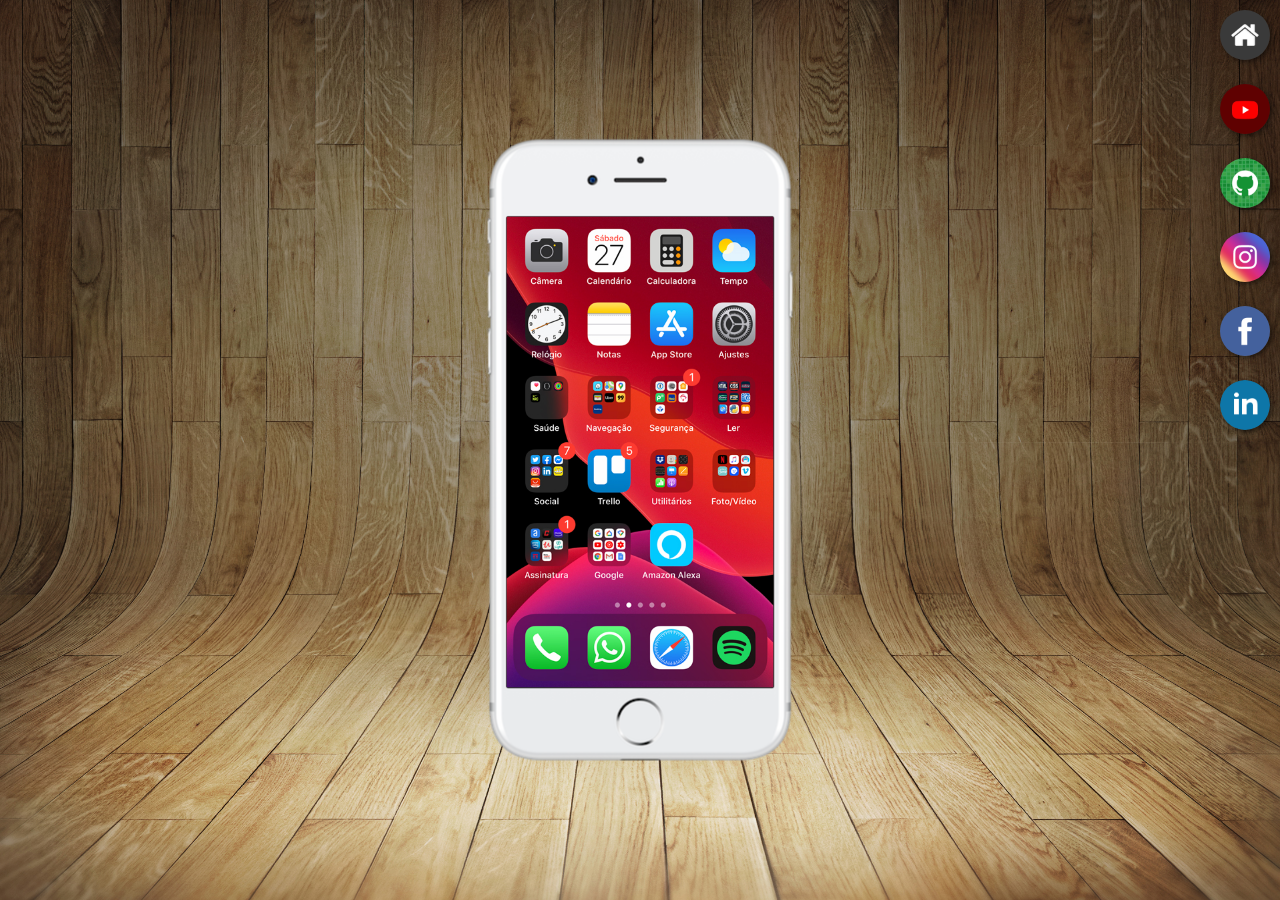
<file: index.html>
<!DOCTYPE html>
<html lang="pt-br">
<head>
    <meta charset="UTF-8">
    <meta name="viewport" content="width=device-width, initial-scale=1.0">
    <title>Projeto Redes Socias</title>
    <link rel="shortcut icon" href="favicon.ico" type="image/x-icon">
    <link rel="stylesheet" href="estilos/style.css">
</head>
<body>
    <main>
        <section id="telefone">
            <iframe src="homee.html" name="tela" id="tela" frameborder="0">
                Seu navegador não é compatível!
            </iframe>
        </section>
        <section id="redes-sociais">
            <a href="homee.html" target="tela">
                <img src="imagens/logo-home.jpg" alt="Logo Inicial">
            </a>
            <br>
            <a href="youtube.html" target="tela">
                <img src="imagens/logo-youtube.jpg" alt="Logo do Youtube">
            </a>
            <br>
            <a href="github.html" target="tela">
                <img src="imagens/logo-github.jpg" alt="Logo do Github">
            </a>
            <br>
            <a href="instagram.html" target="tela">
                <img src="imagens/logo-instagram.jpg" alt="Logo do Instagram">
            </a>
            <br>
            <a href="facebook.html" target="tela">
                <img src="imagens/logo-facebook.jpg" alt="Logo do Facebook">
            </a>
            <br>
            <a href="linkedin.html" target="tela">
                <img src="imagens/logo-linkedin.png" alt="Logo do Linkedin">
            </a>
        </section>
    </main>
</body>
</html>
</file>
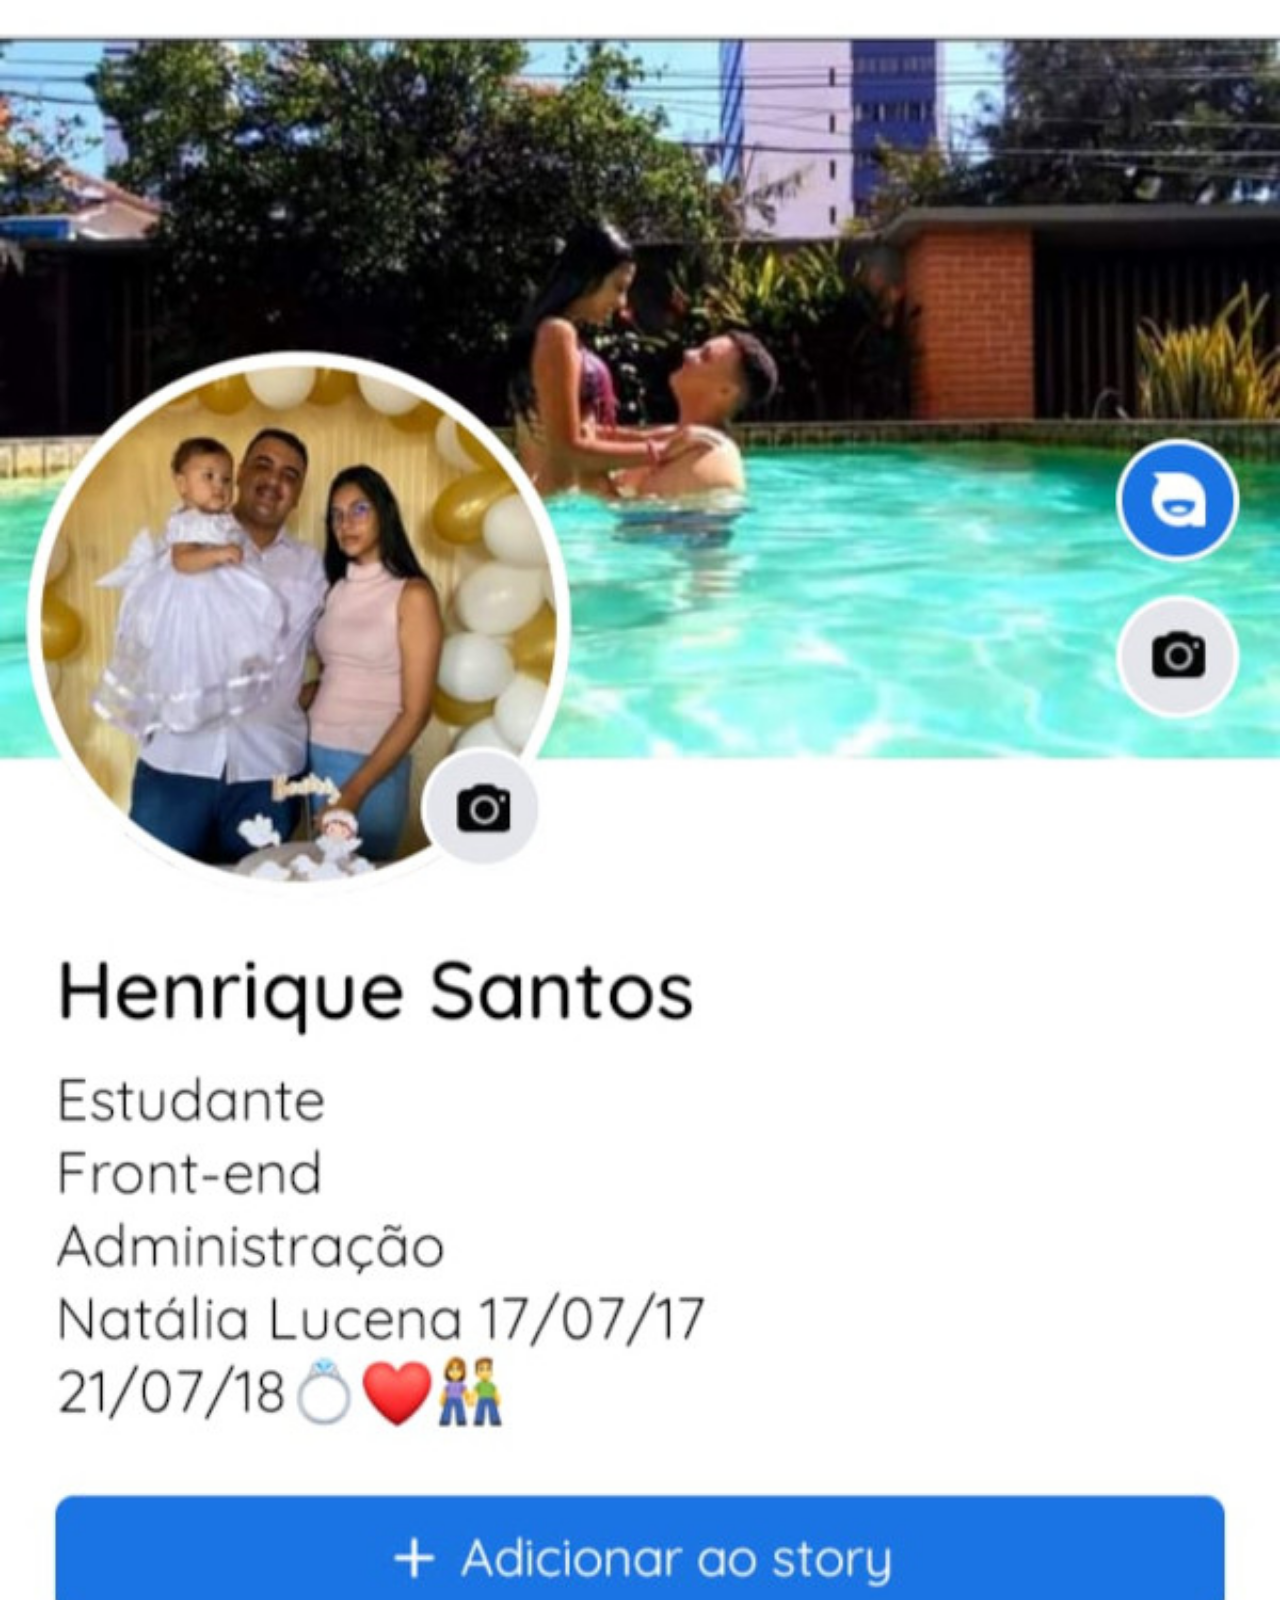
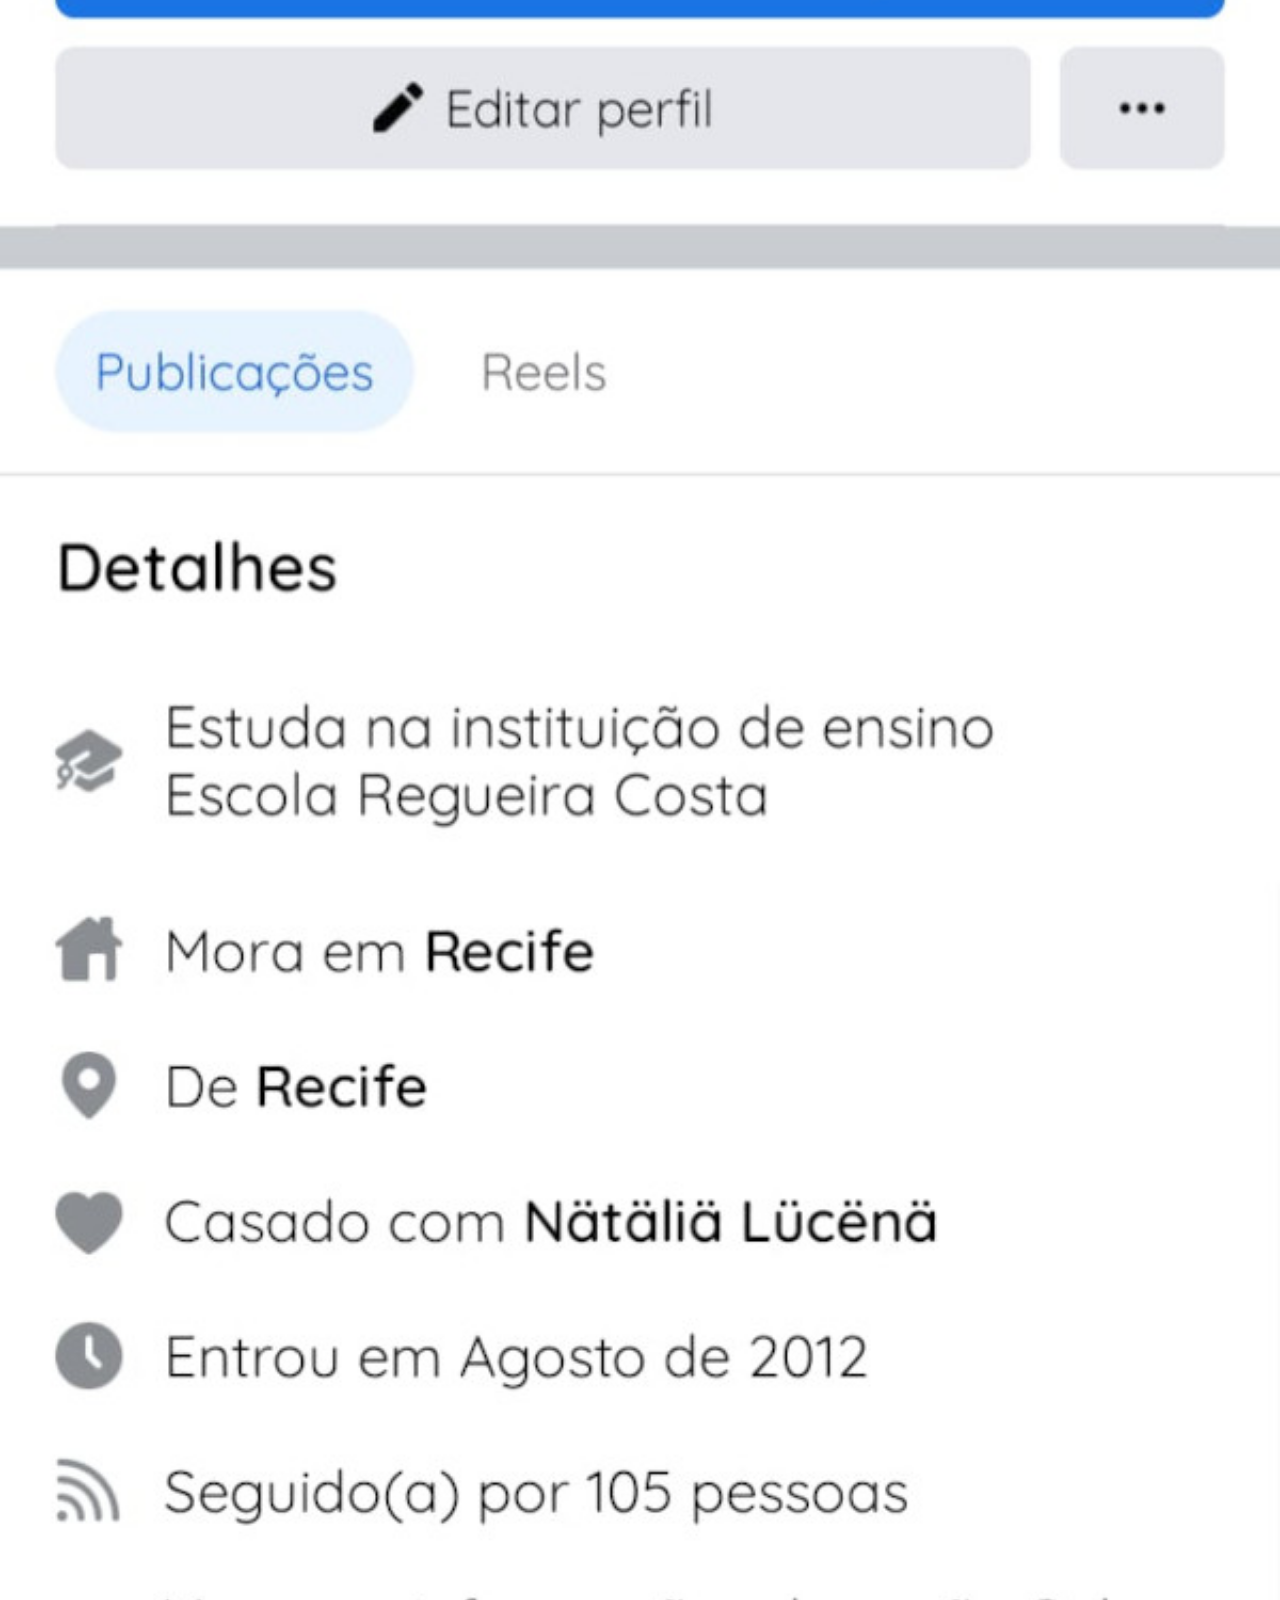
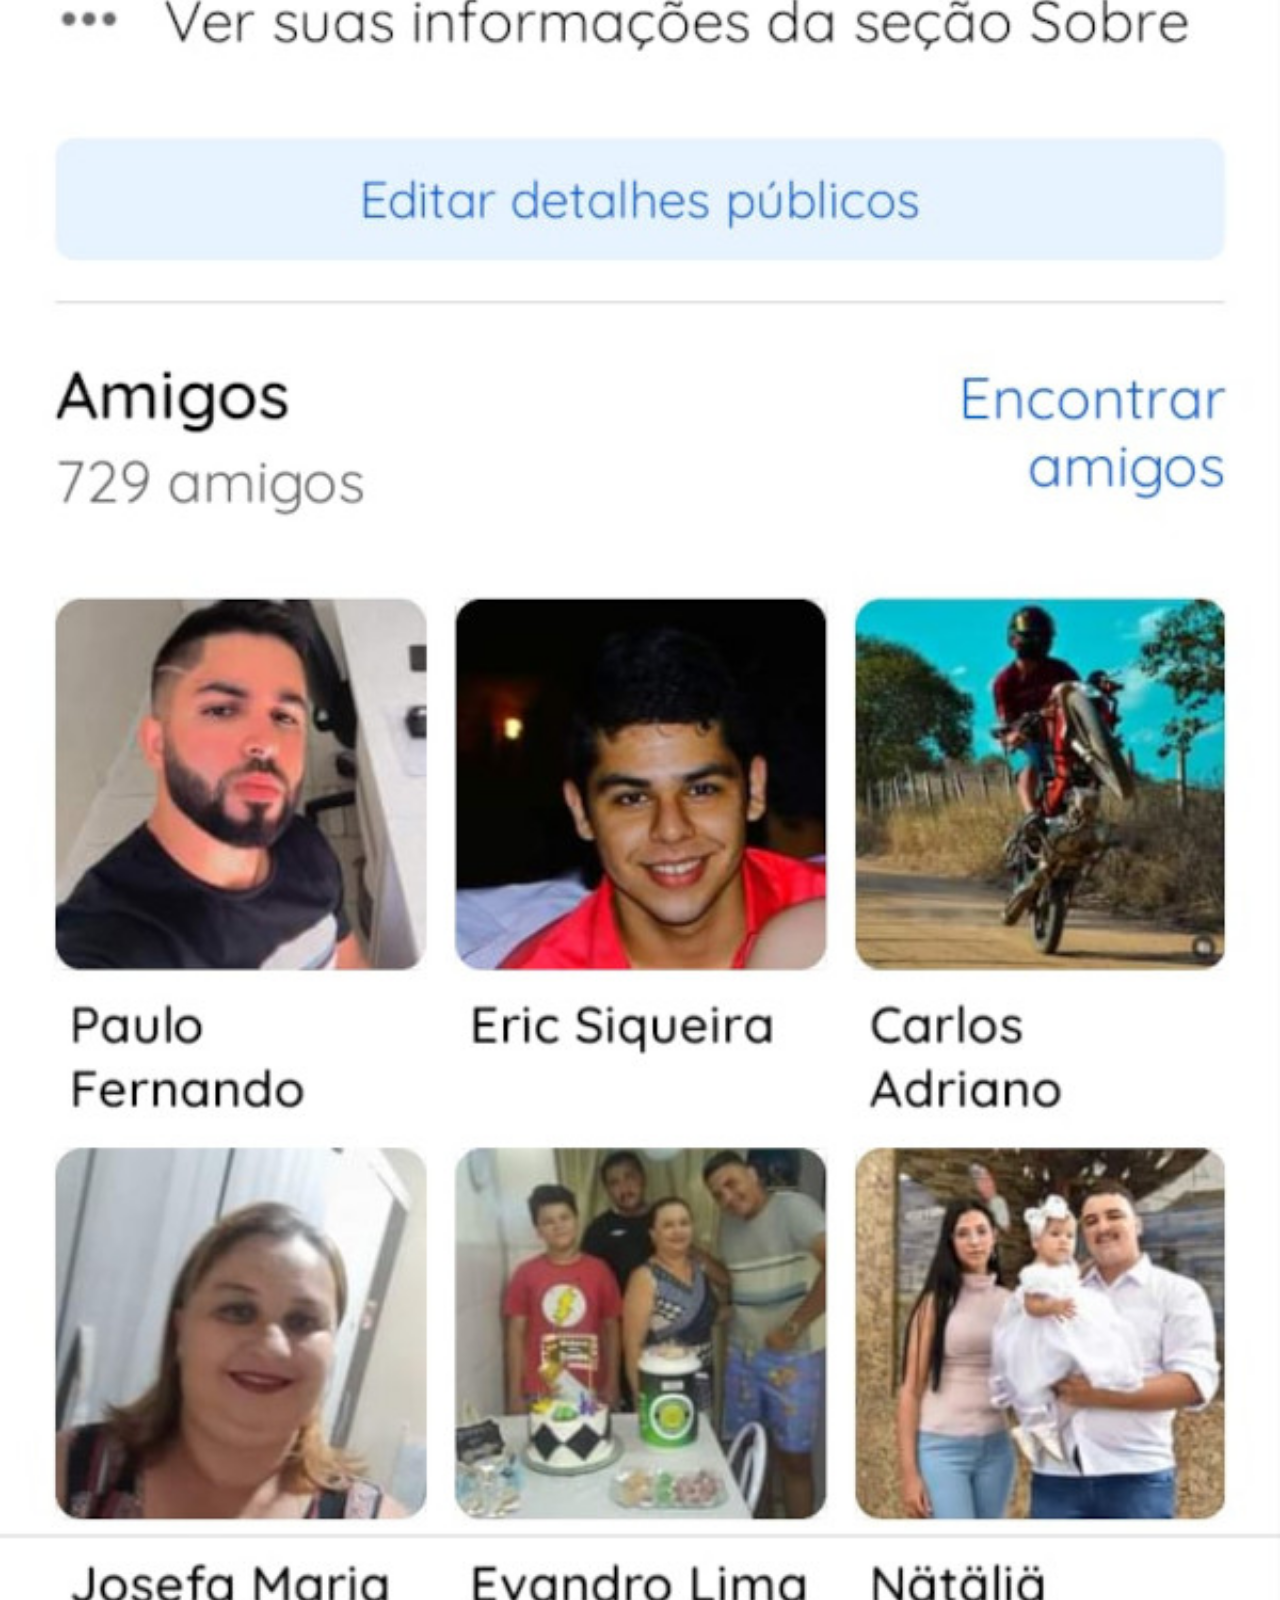
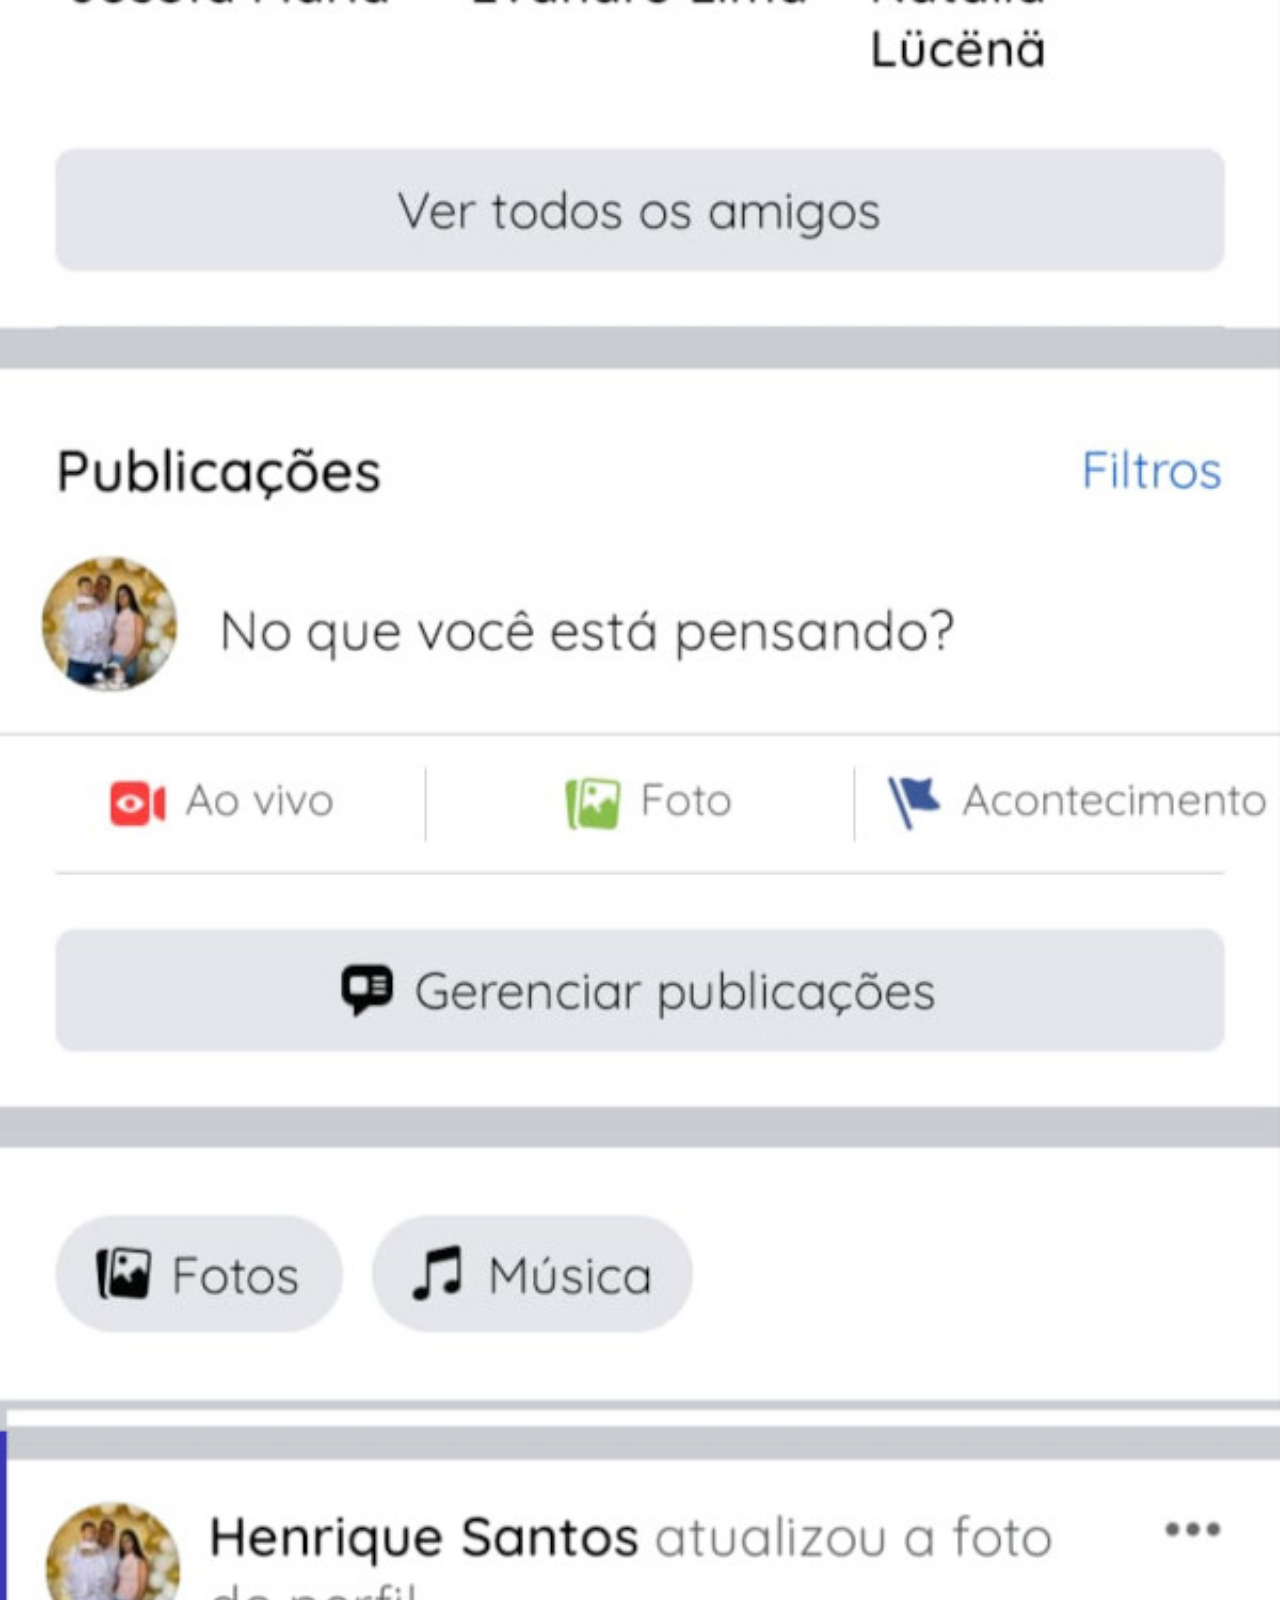
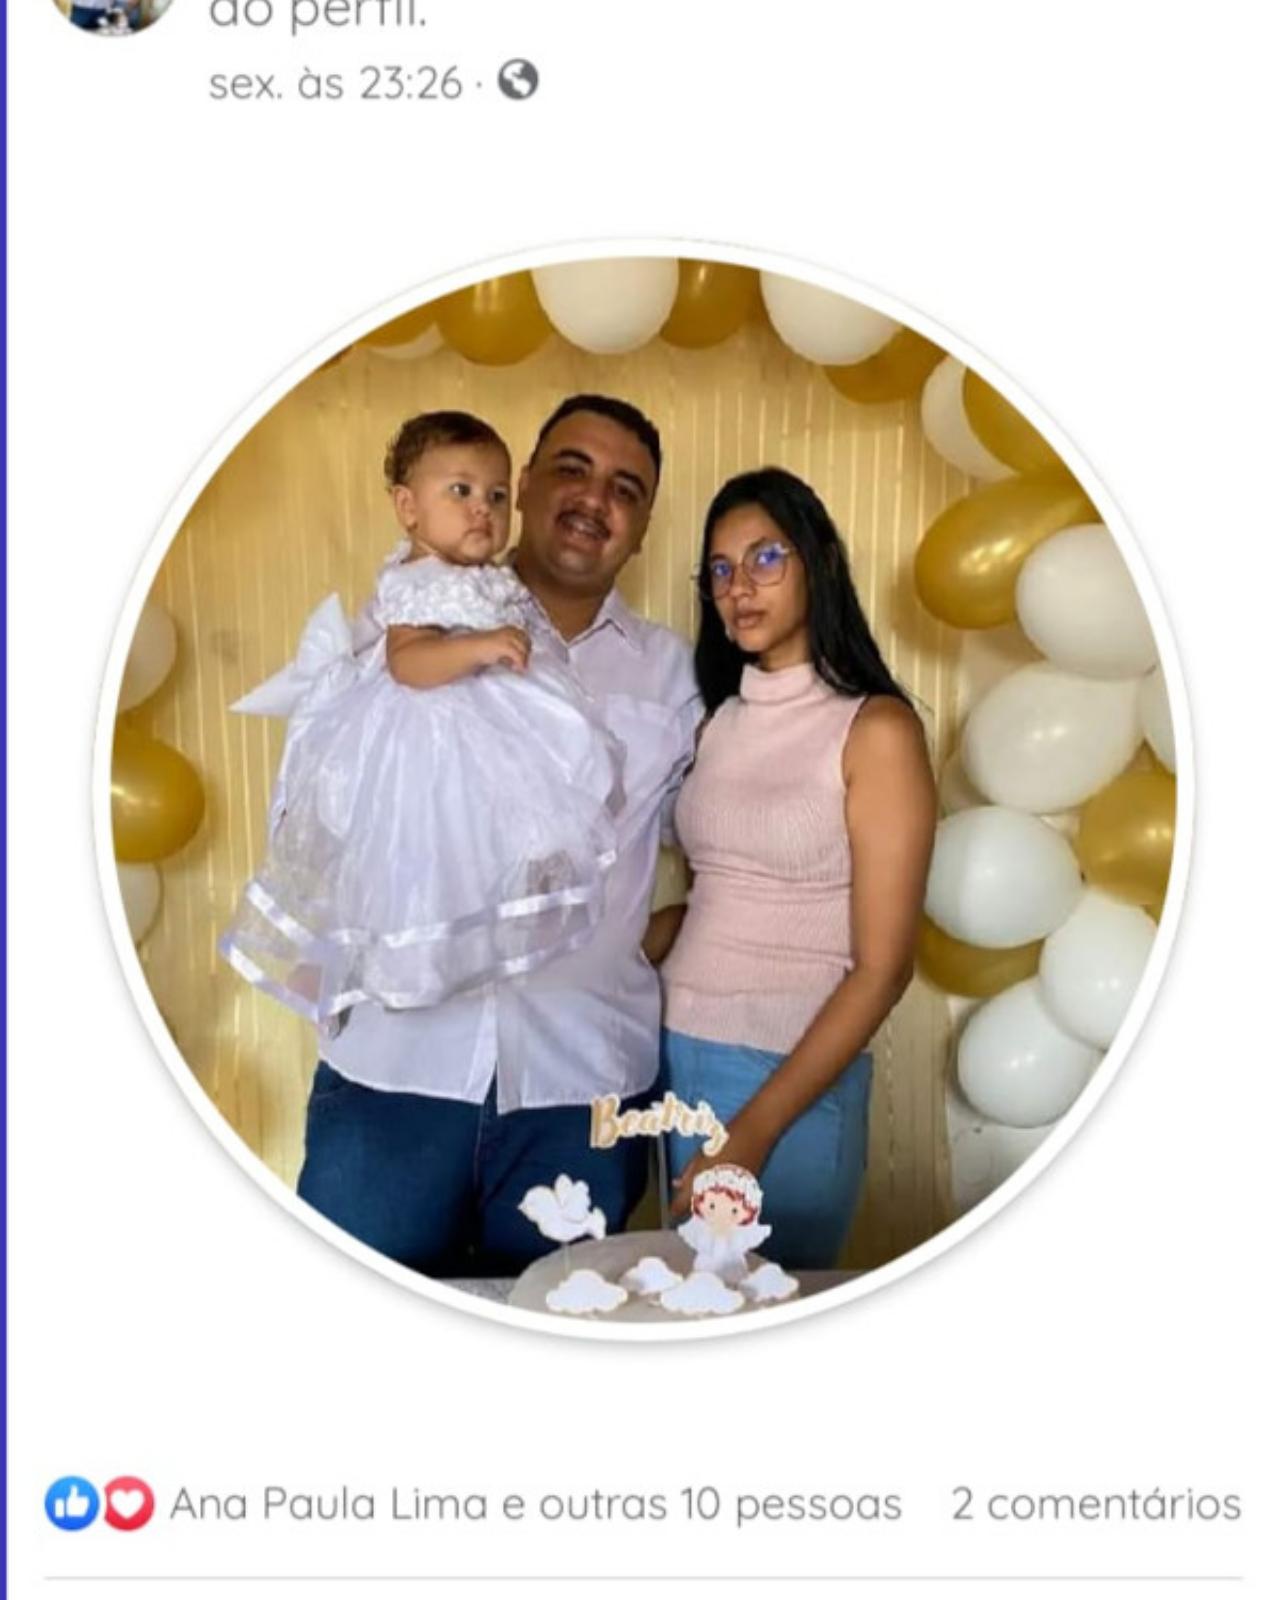
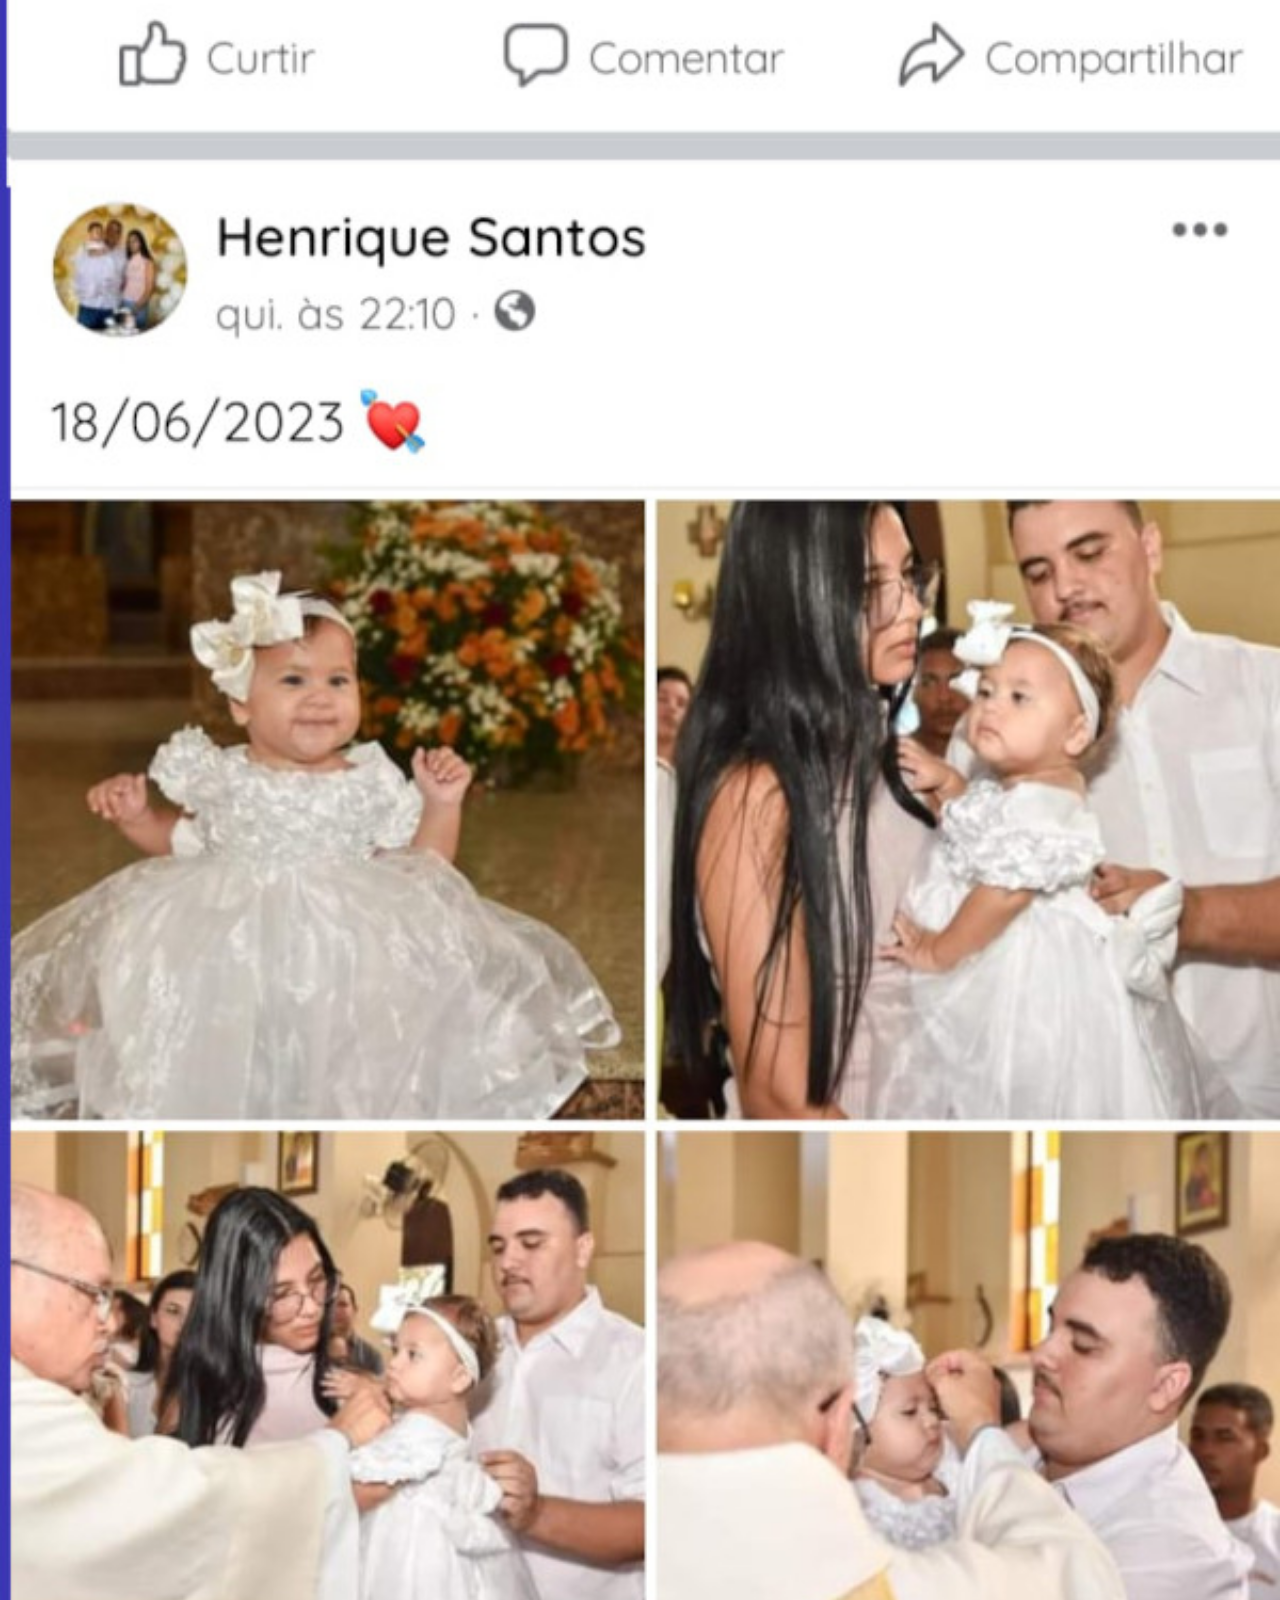
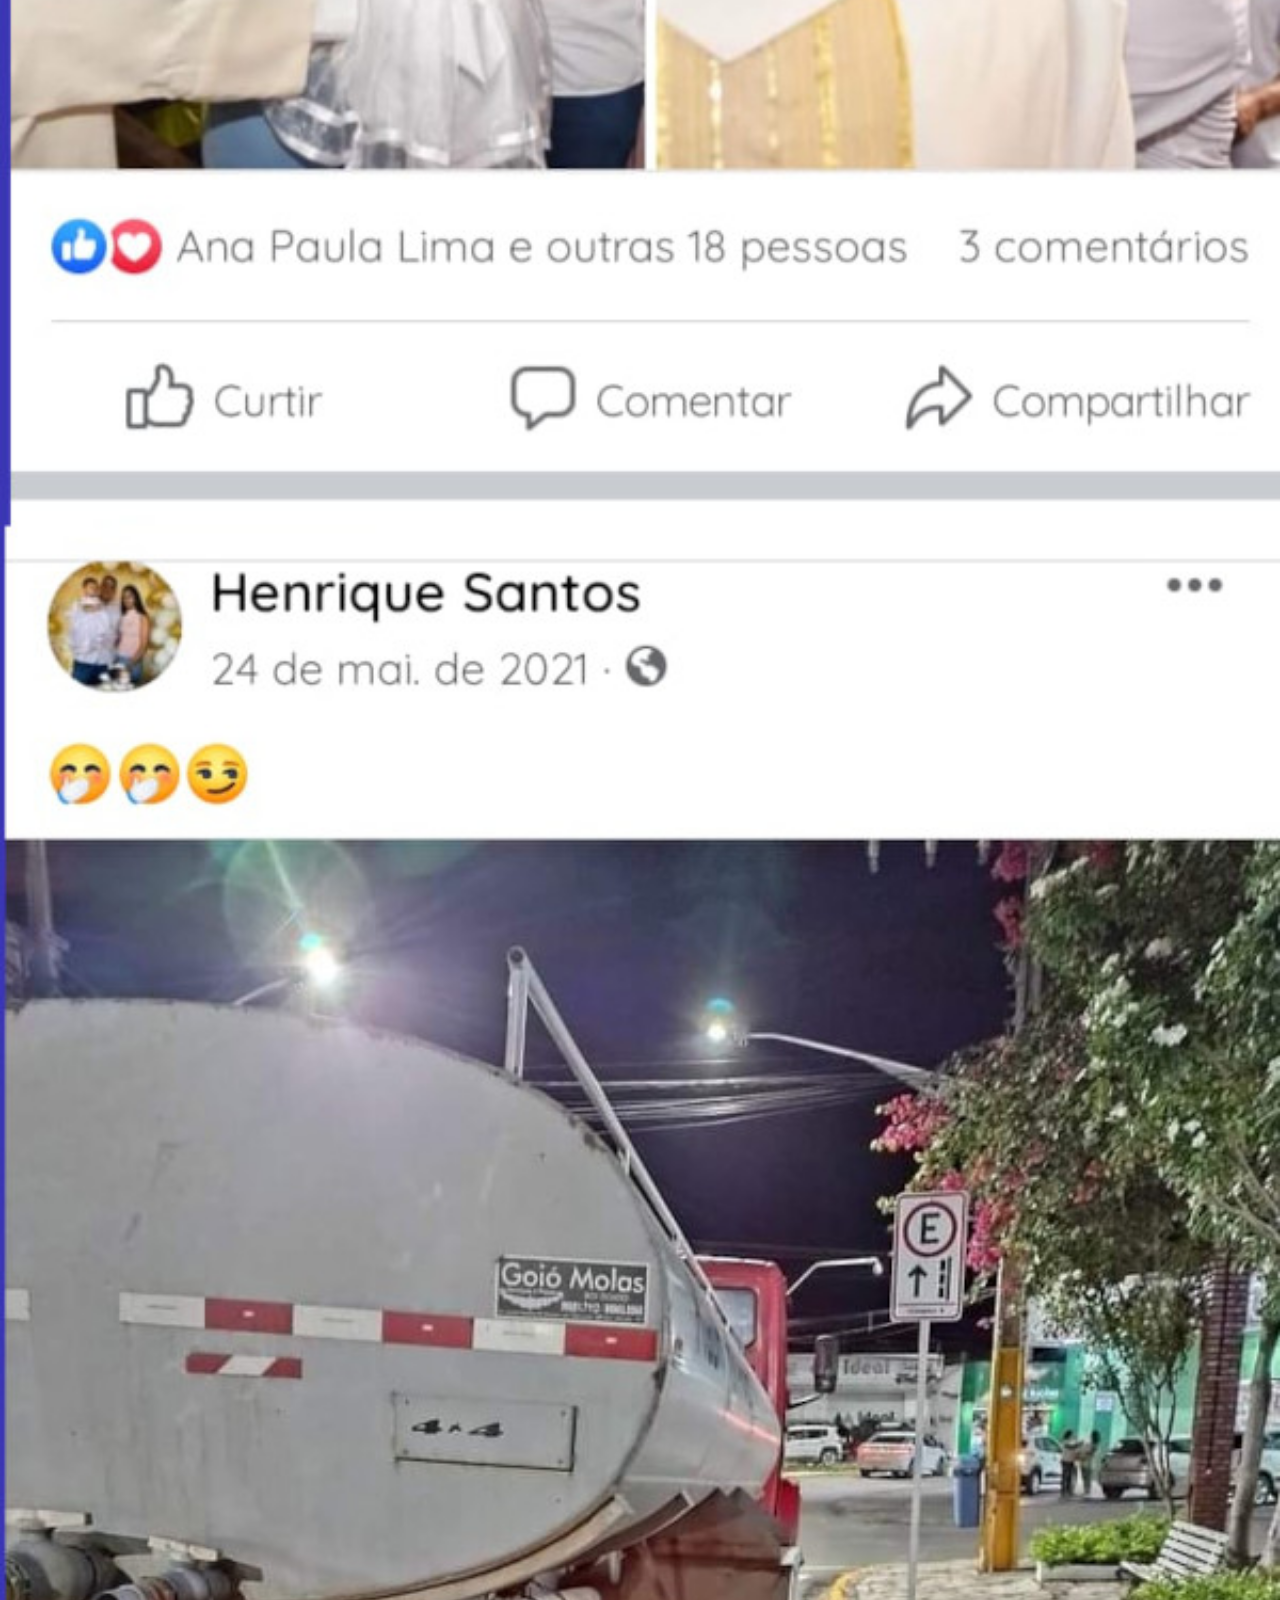
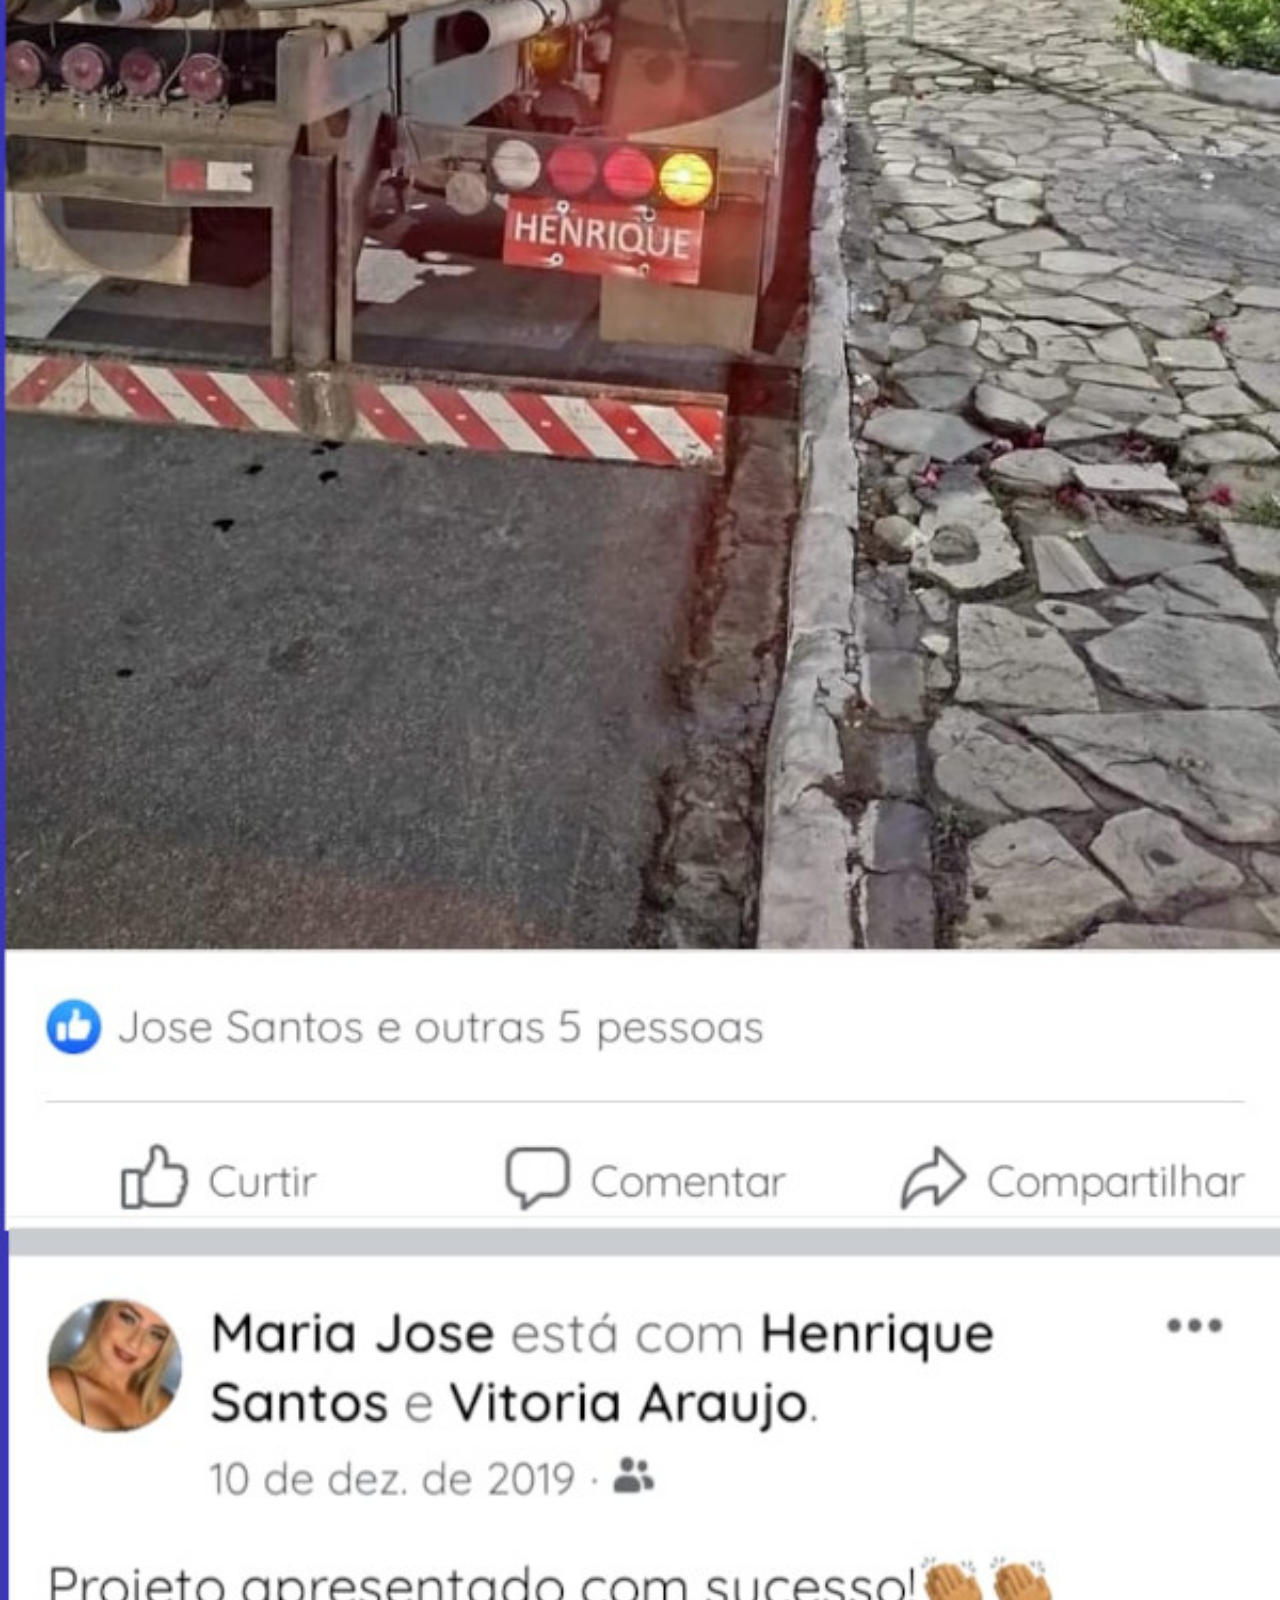
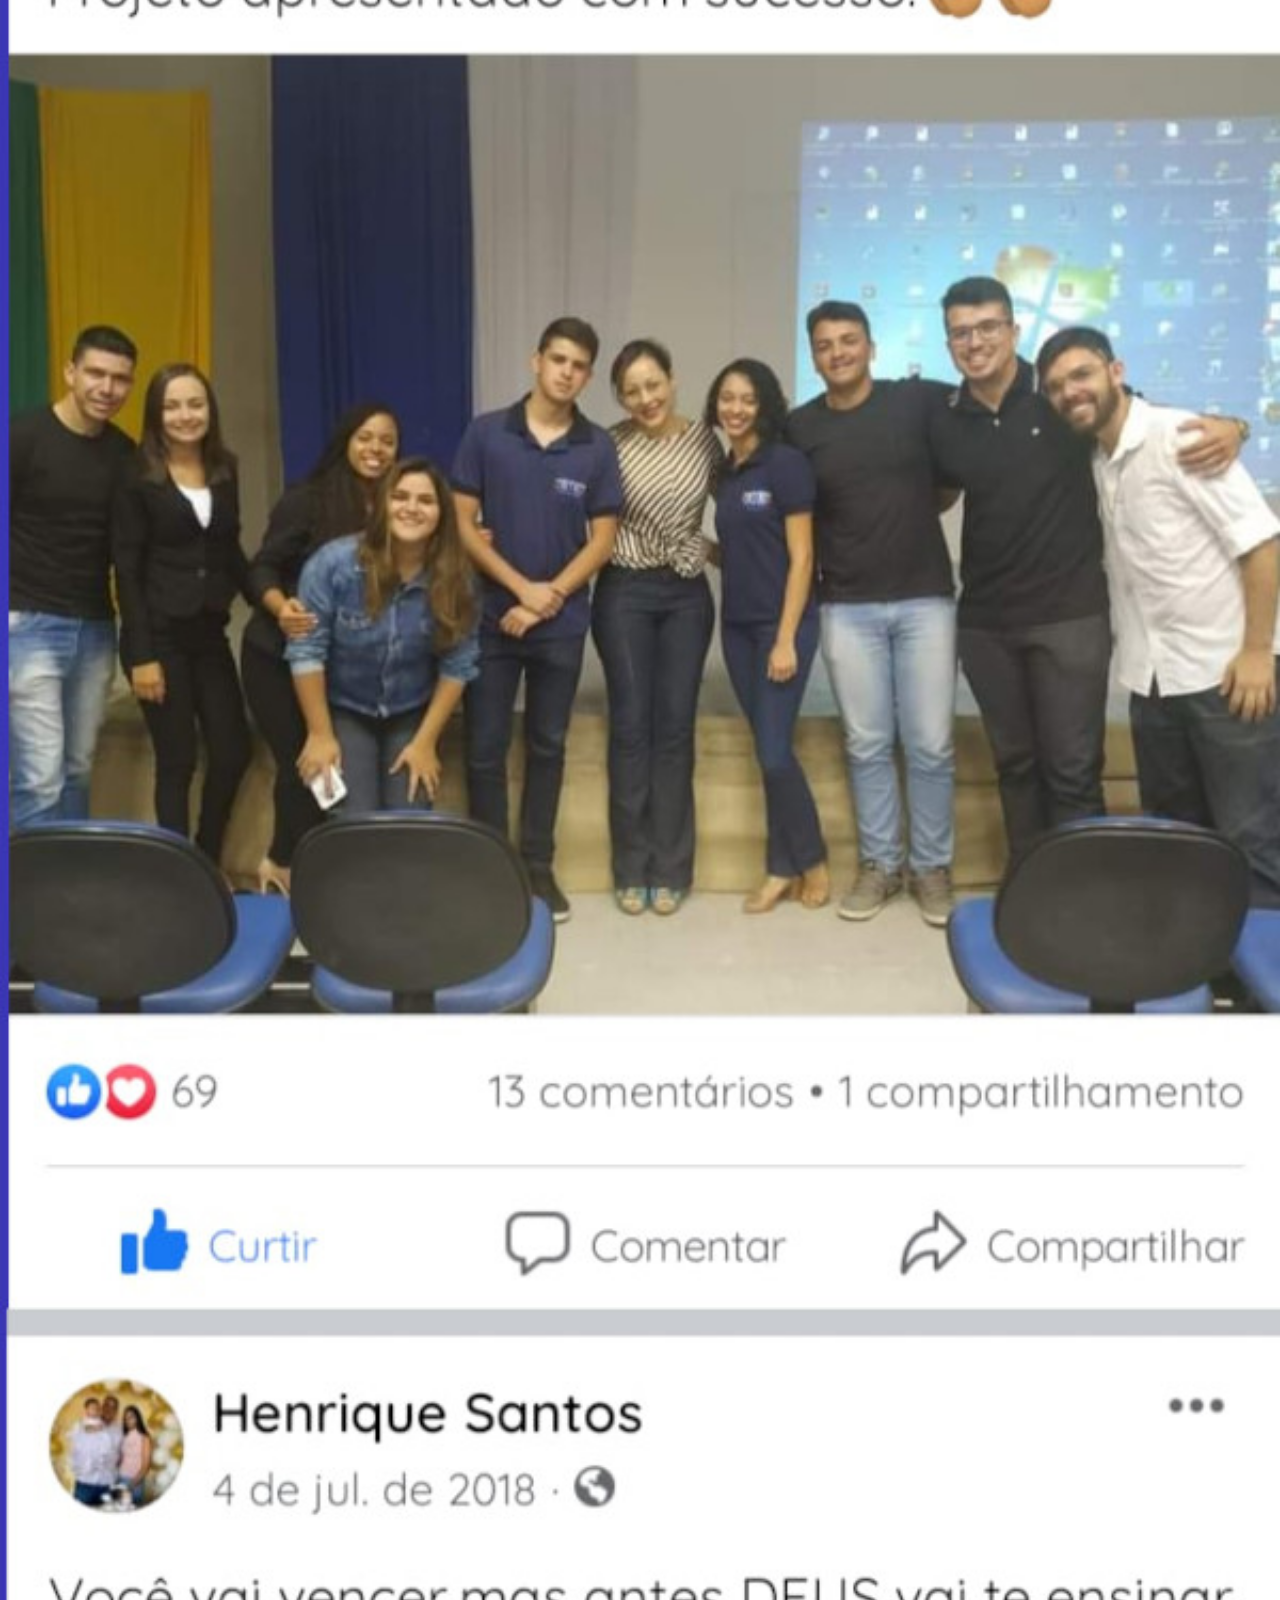
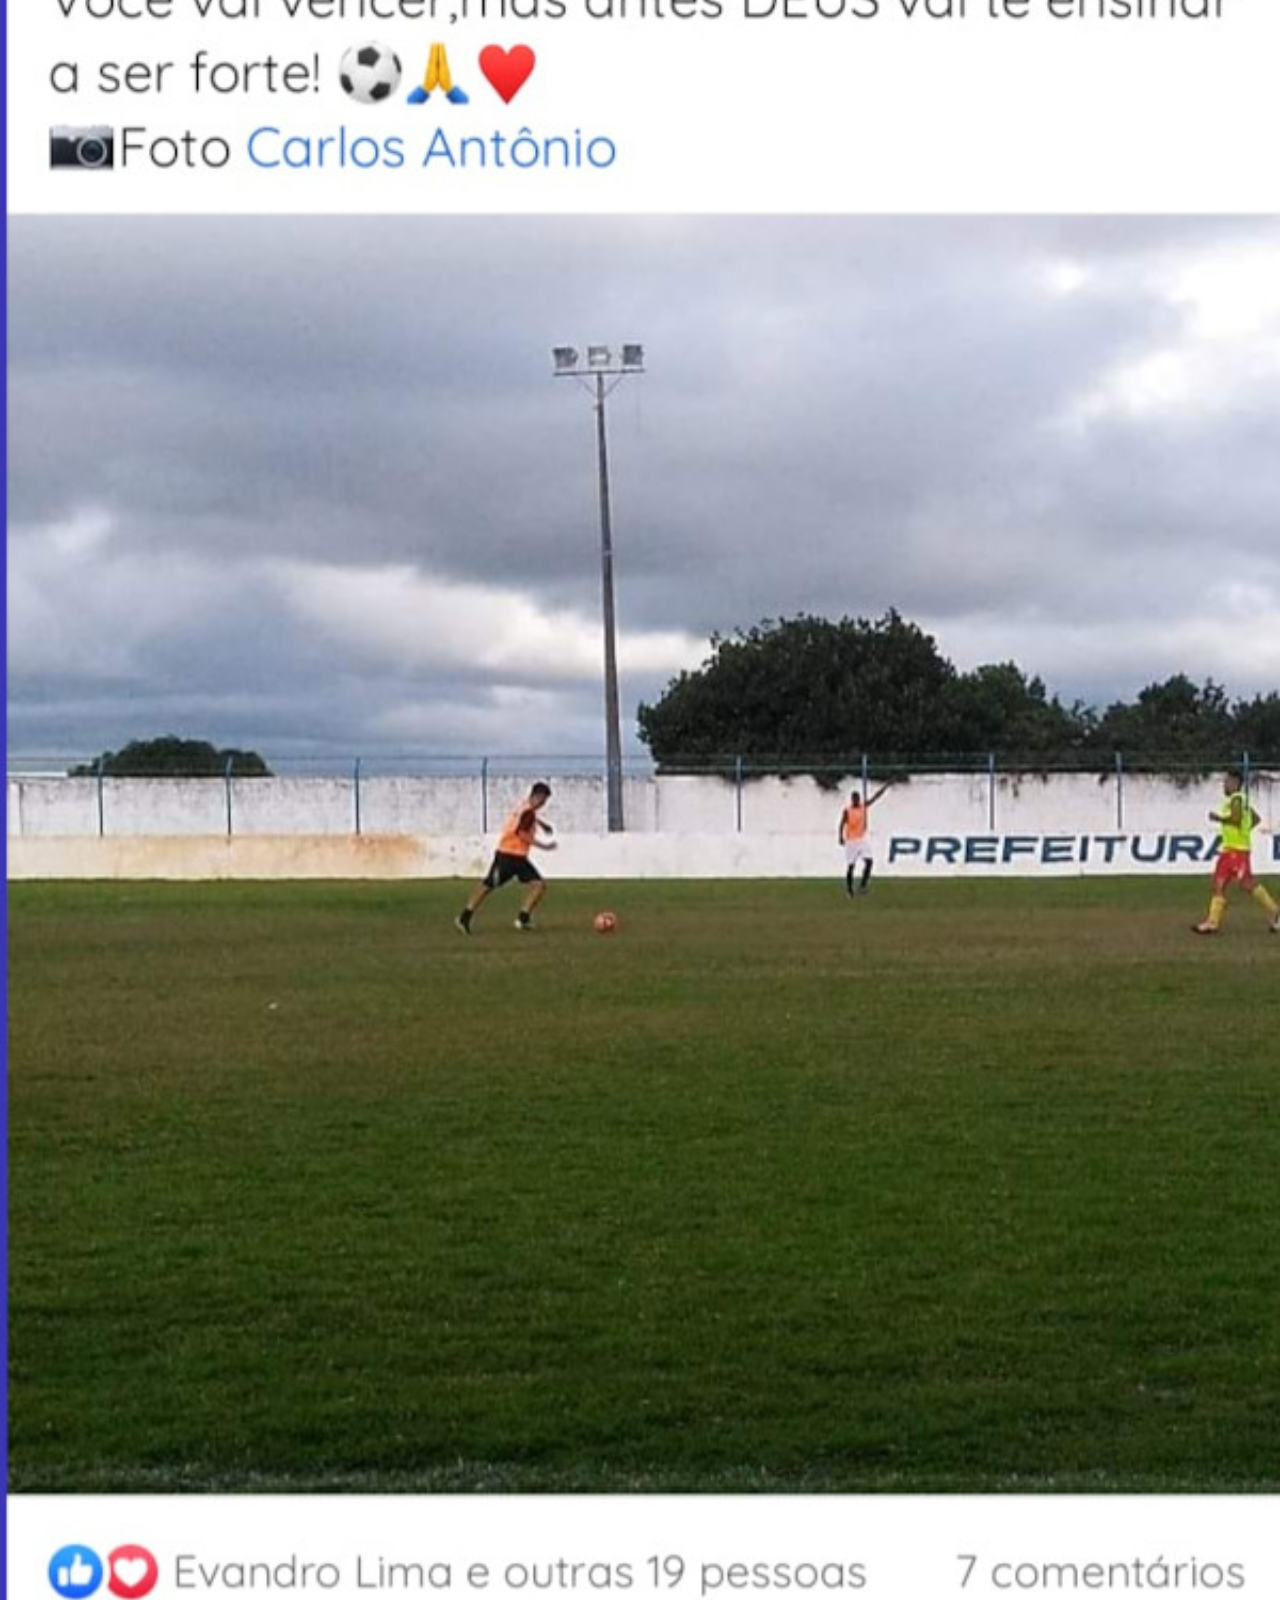
<file: facebook.html>
<!DOCTYPE html>
<html lang="pt-br">
<head>
    <meta charset="UTF-8">
    <meta name="viewport" content="width=device-width, initial-scale=1.0">
    <title>Facebook</title>
    <link rel="stylesheet" href="estilos/social.css">
</head>
<body>
    <img src="imagens/tela-facebook.jpg" alt="Facebook">
    <a href="https://www.facebook.com/henriquesantosdoarruda/">ACESSE</a>
</body>
</html>
</file>
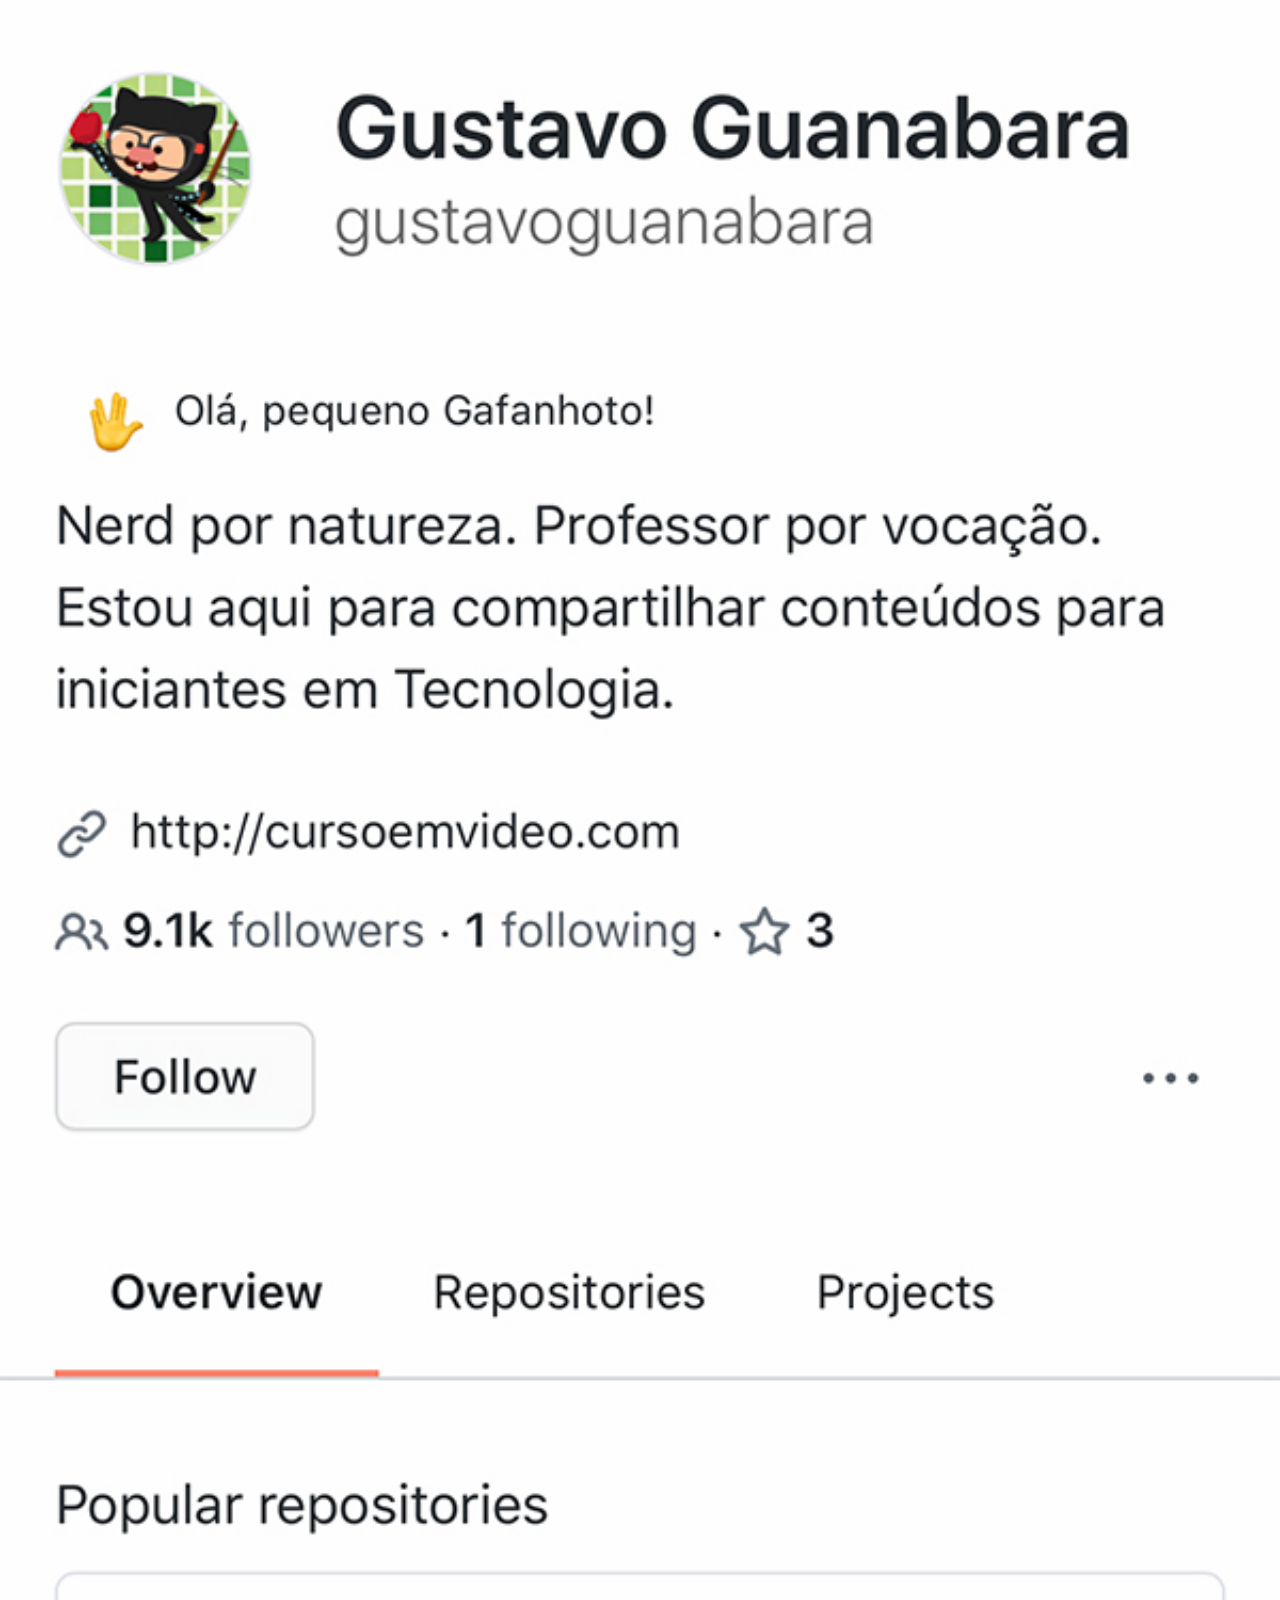
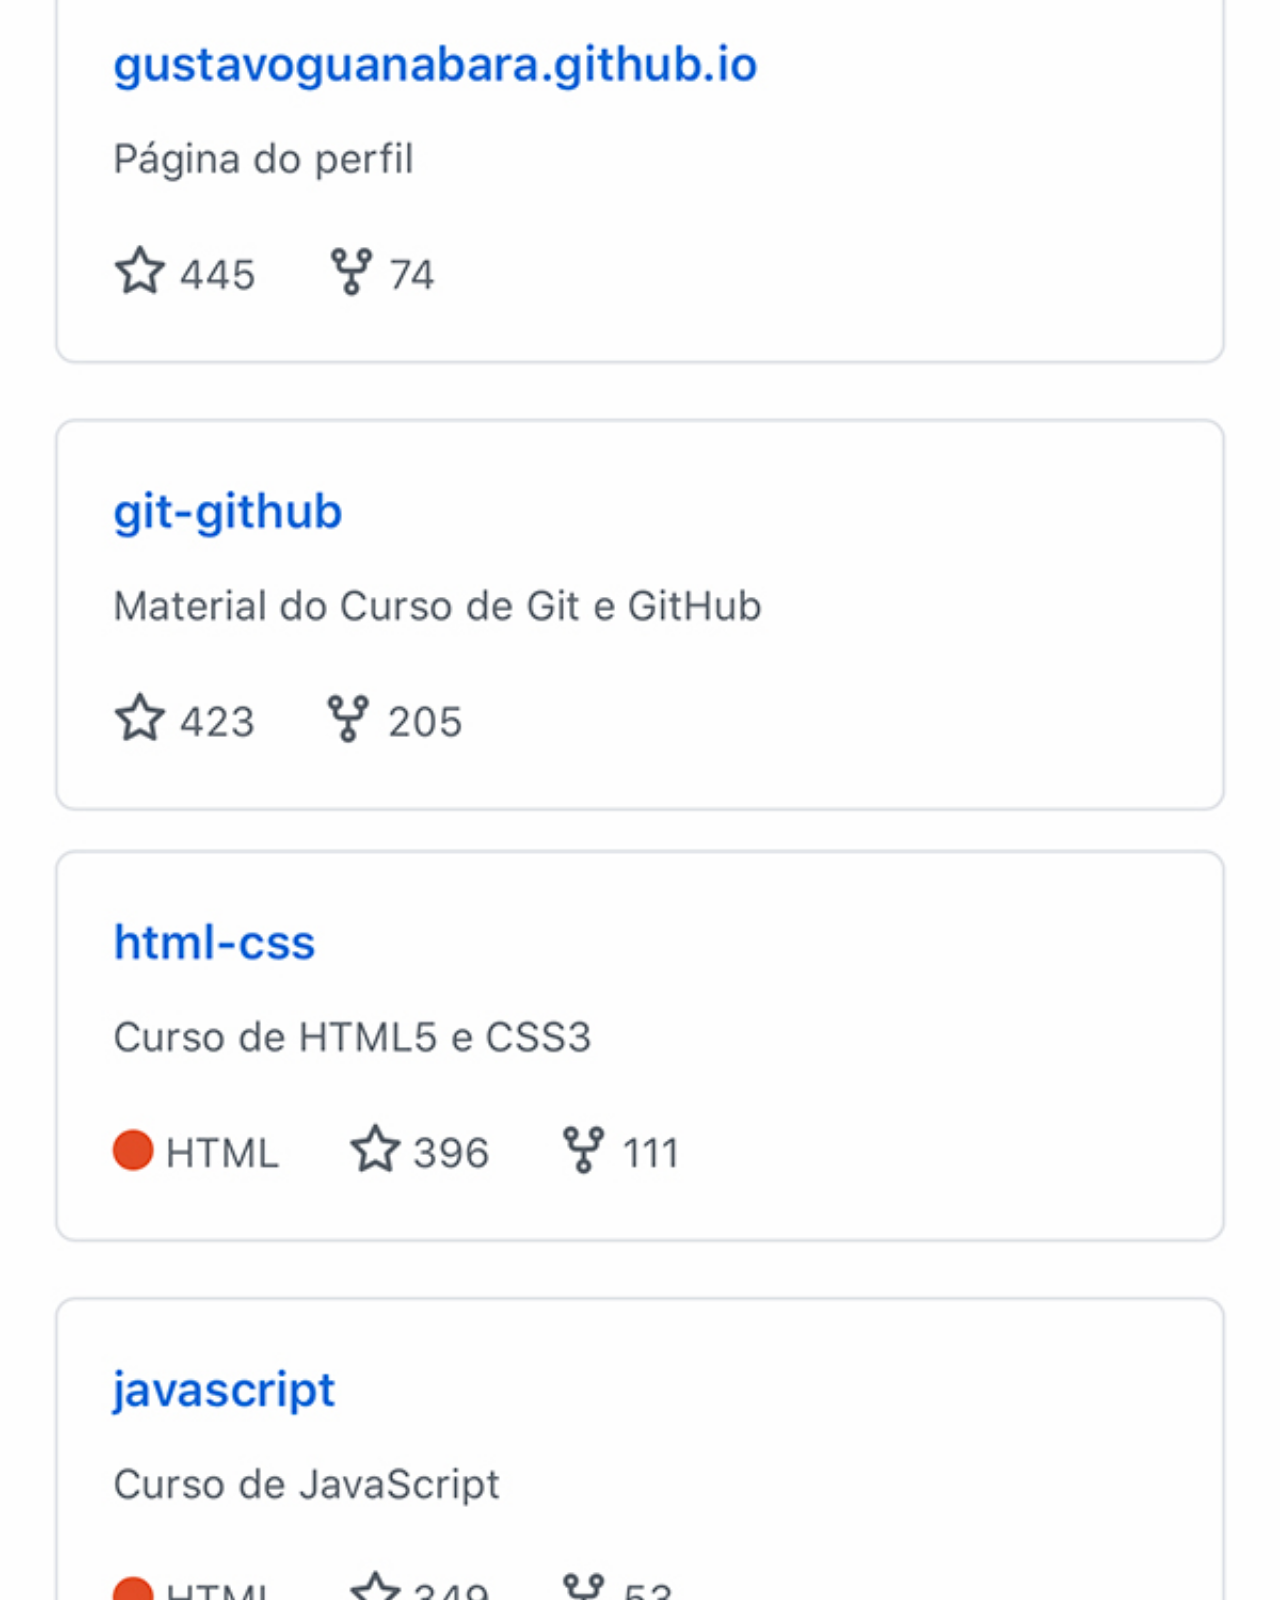
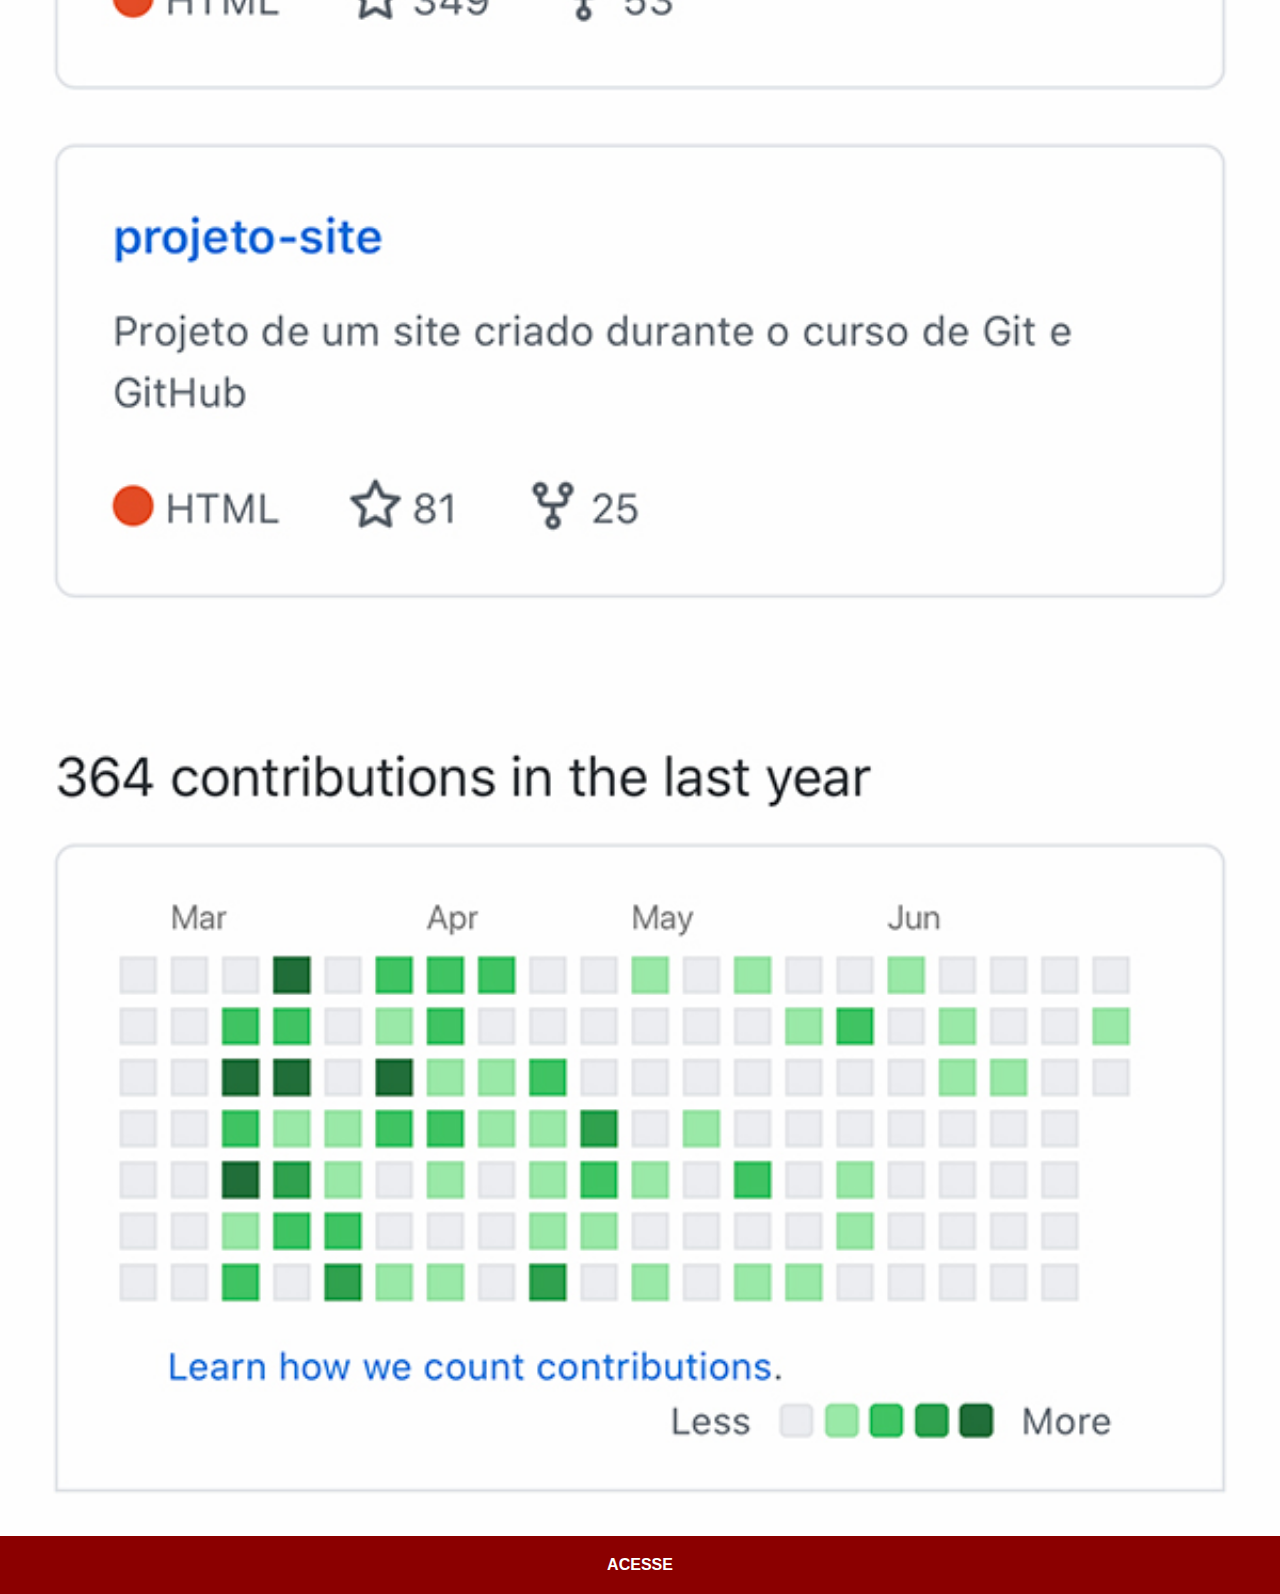
<file: github.html>
<!DOCTYPE html>
<html lang="pt-br">
<head>
    <meta charset="UTF-8">
    <meta name="viewport" content="width=device-width, initial-scale=1.0">
    <title>Github</title>
    <link rel="stylesheet" href="estilos/social.css">
</head>
<body>
    <img src="imagens/tela-github.jpg" alt="Github">
    <a href="https://github.com/Hsnascimento" target="_blank">ACESSE</a>
    
</body>
</html>
</file>
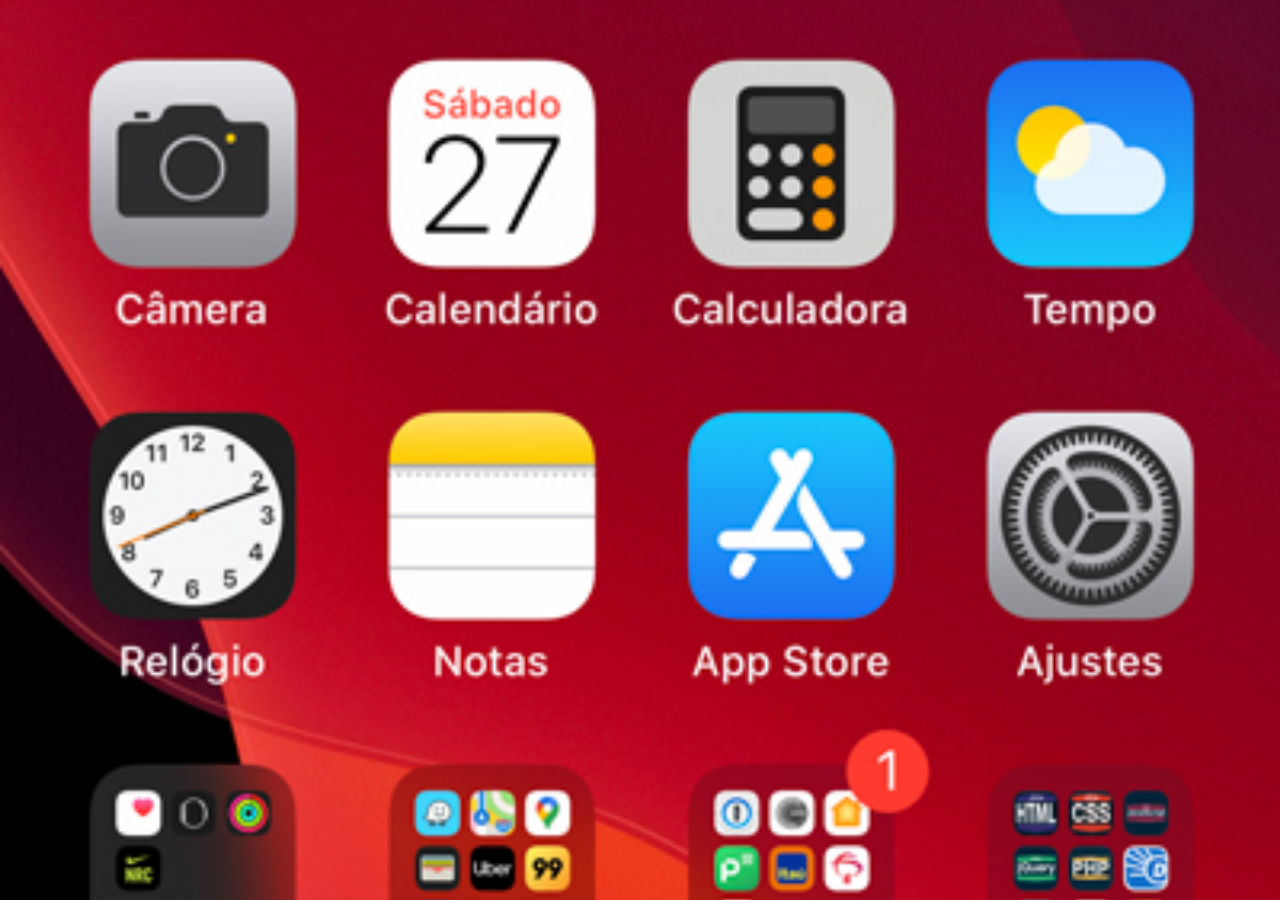
<file: homee.html>
<!DOCTYPE html>
<html lang="pt-br">
<head>
    <meta charset="UTF-8">
    <meta name="viewport" content="width=device-width, initial-scale=1.0">
    <title>Home</title>
    <style>
        *{
            margin: 0px;
            padding: 0px;
        }

        body{
            width: 100vw;
            height: 100vh;
            background: black url('imagens/tela-home.jpg') no-repeat top center;
            background-size: cover;
        }
    </style>
</head>
<body>
    
</body>
</html>
</file>
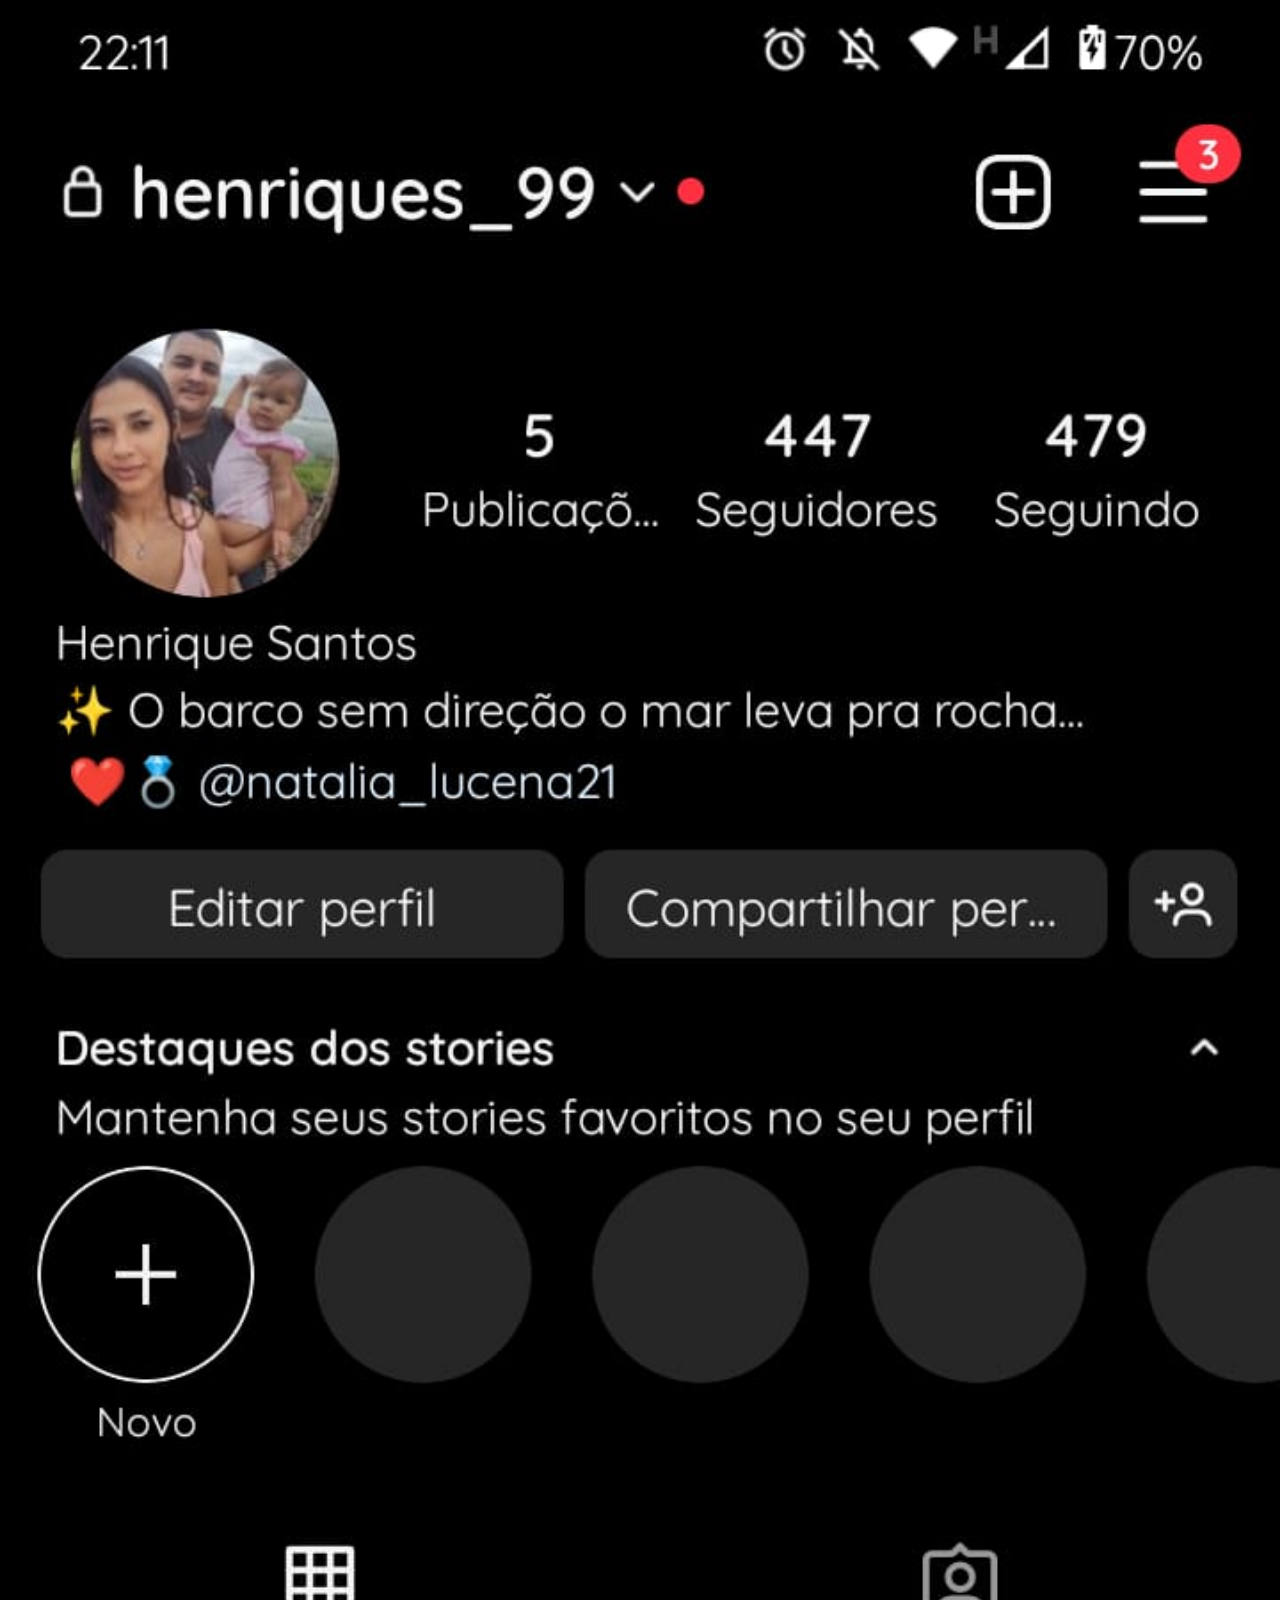
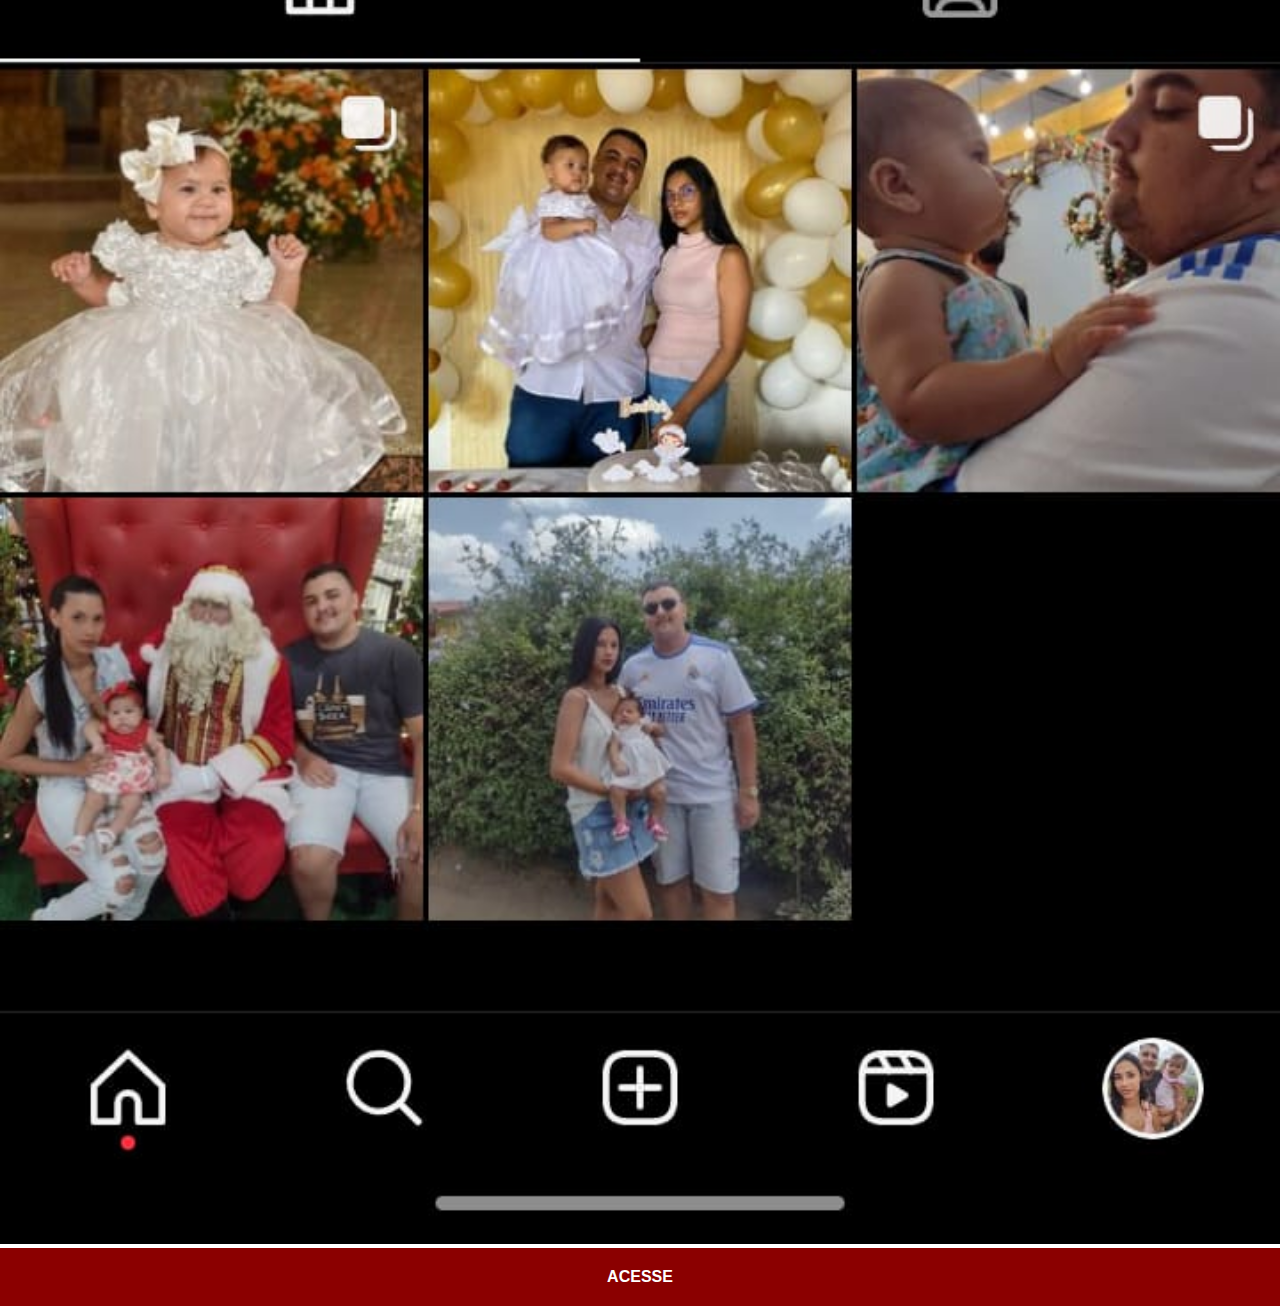
<file: instagram.html>
<!DOCTYPE html>
<html lang="pt-br">
<head>
    <meta charset="UTF-8">
    <meta name="viewport" content="width=device-width, initial-scale=1.0">
    <title>Instagram</title>
    <link rel="stylesheet" href="estilos/social.css">
</head>
<body>
    <img src="imagens/tela-instagram.jpeg" alt="Instagram">
    <a href="https://www.instagram.com/henriques_99" target="_blank">ACESSE</a>
    
</body>
</html>
</file>
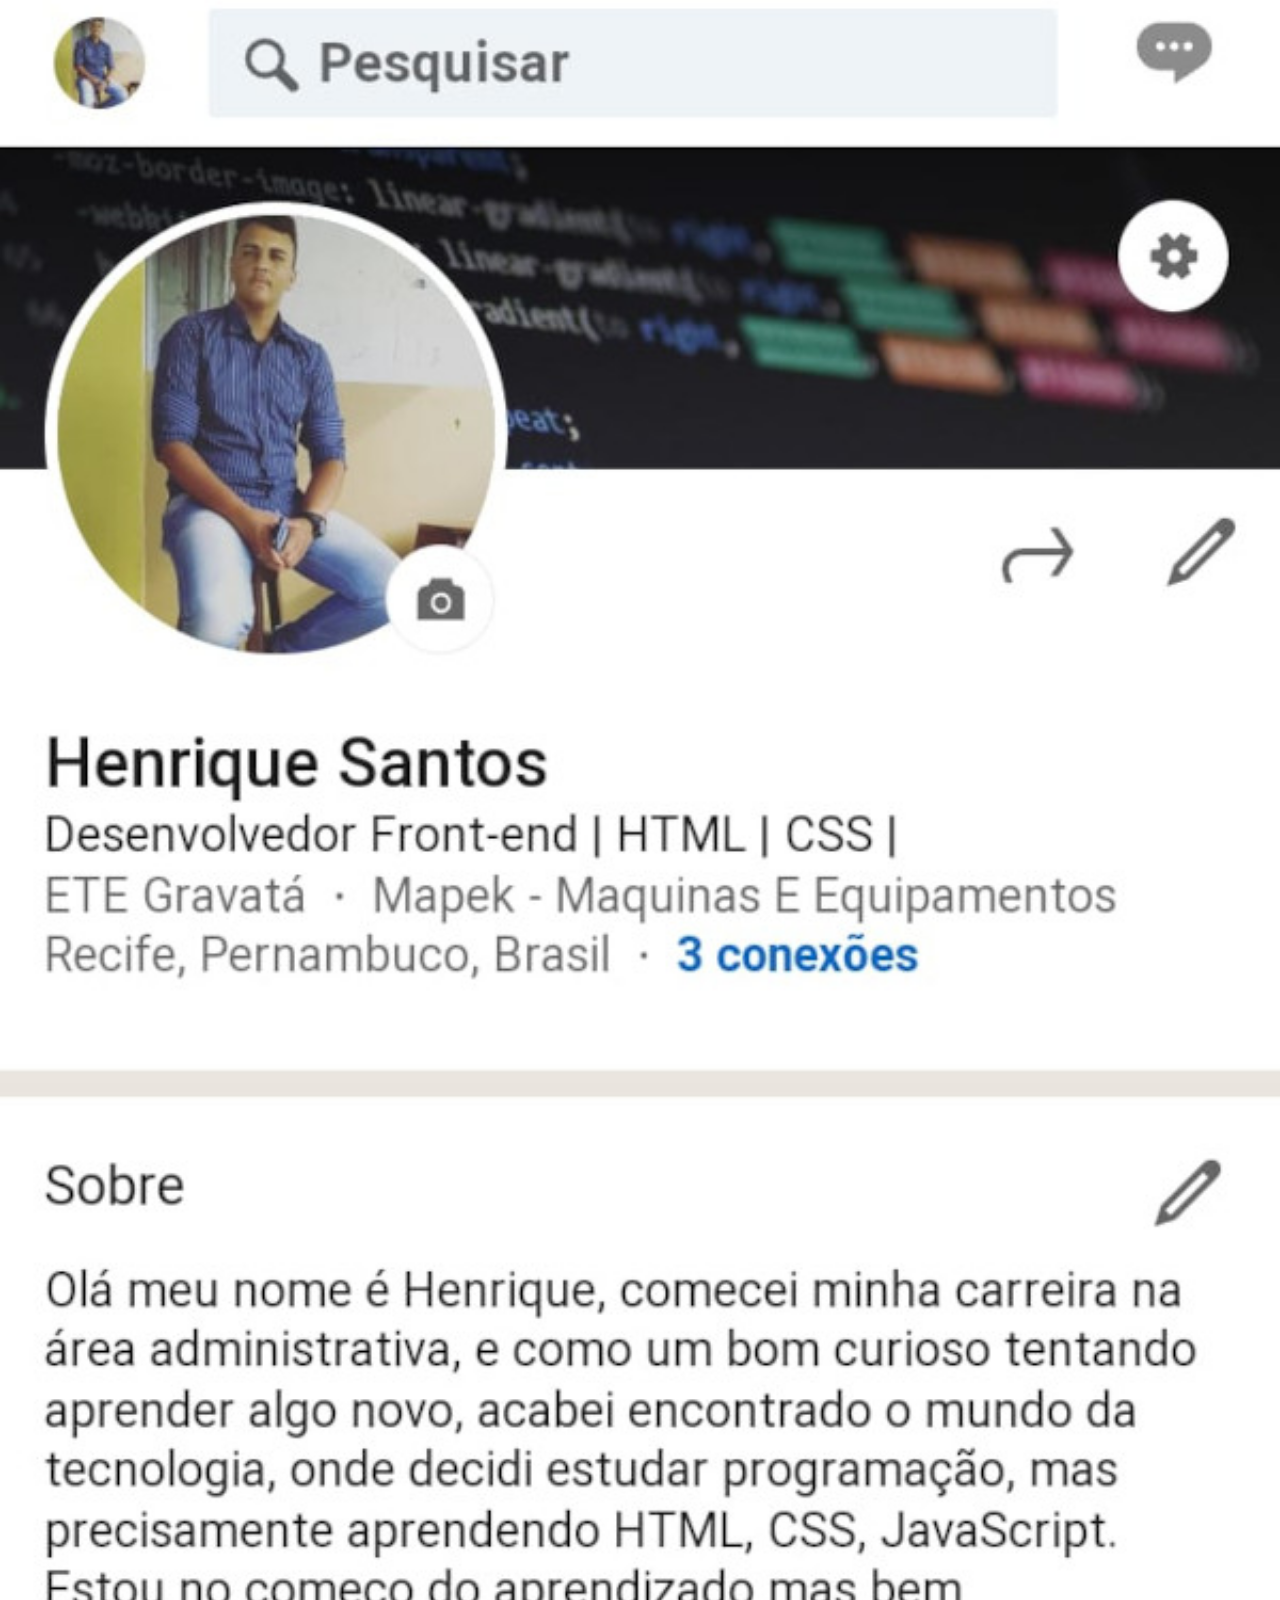
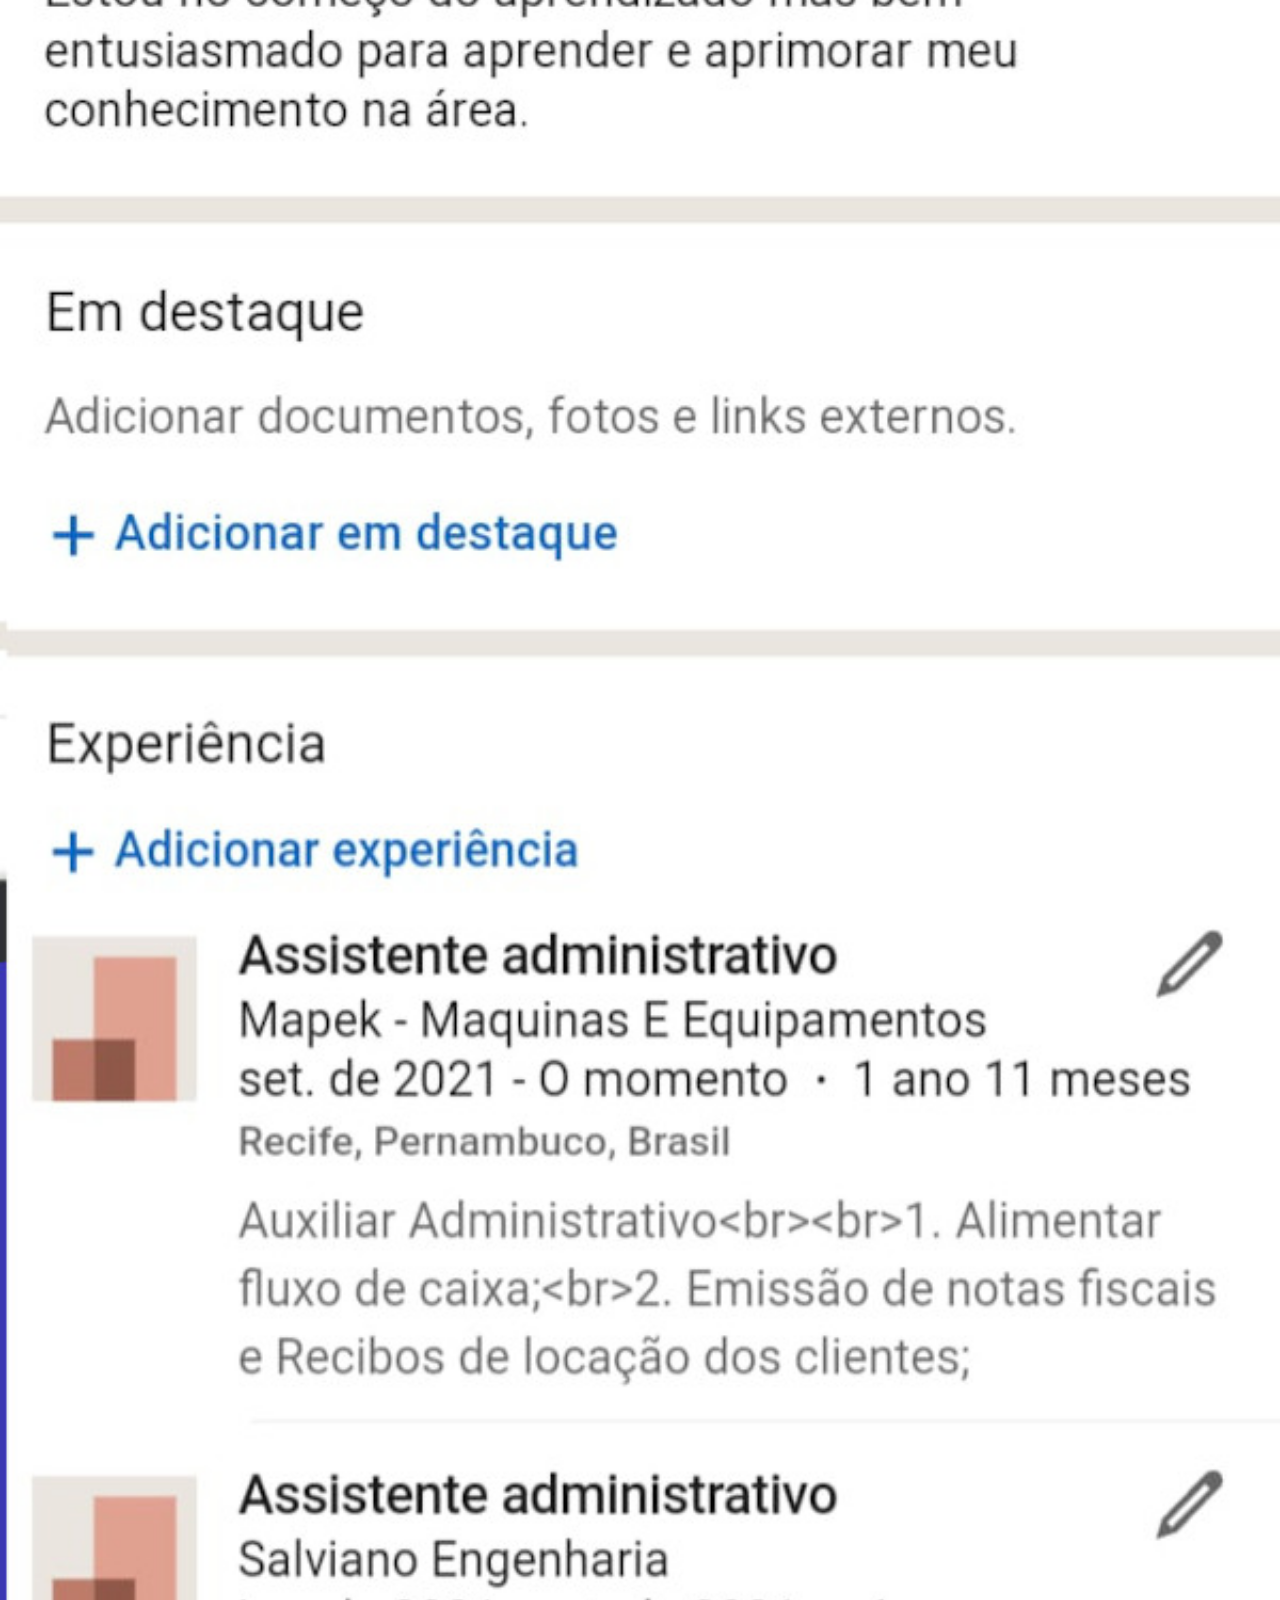
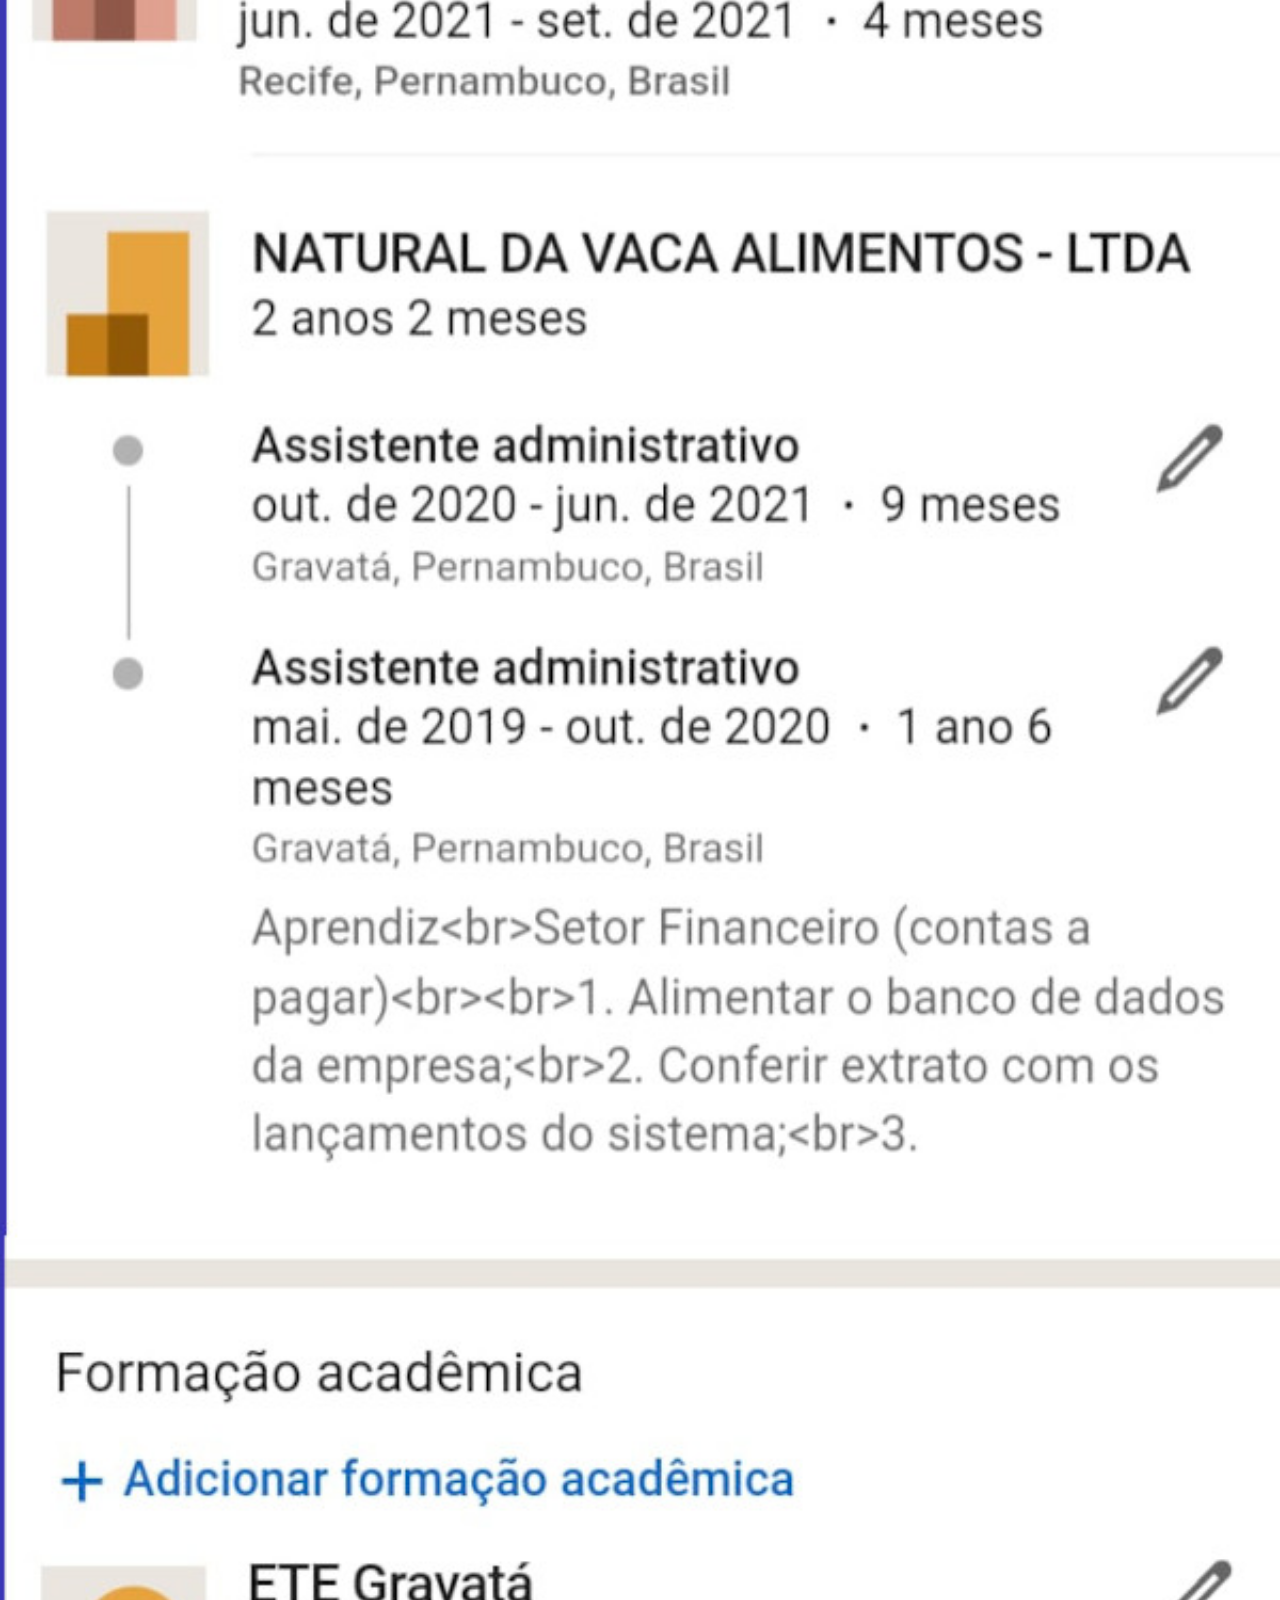
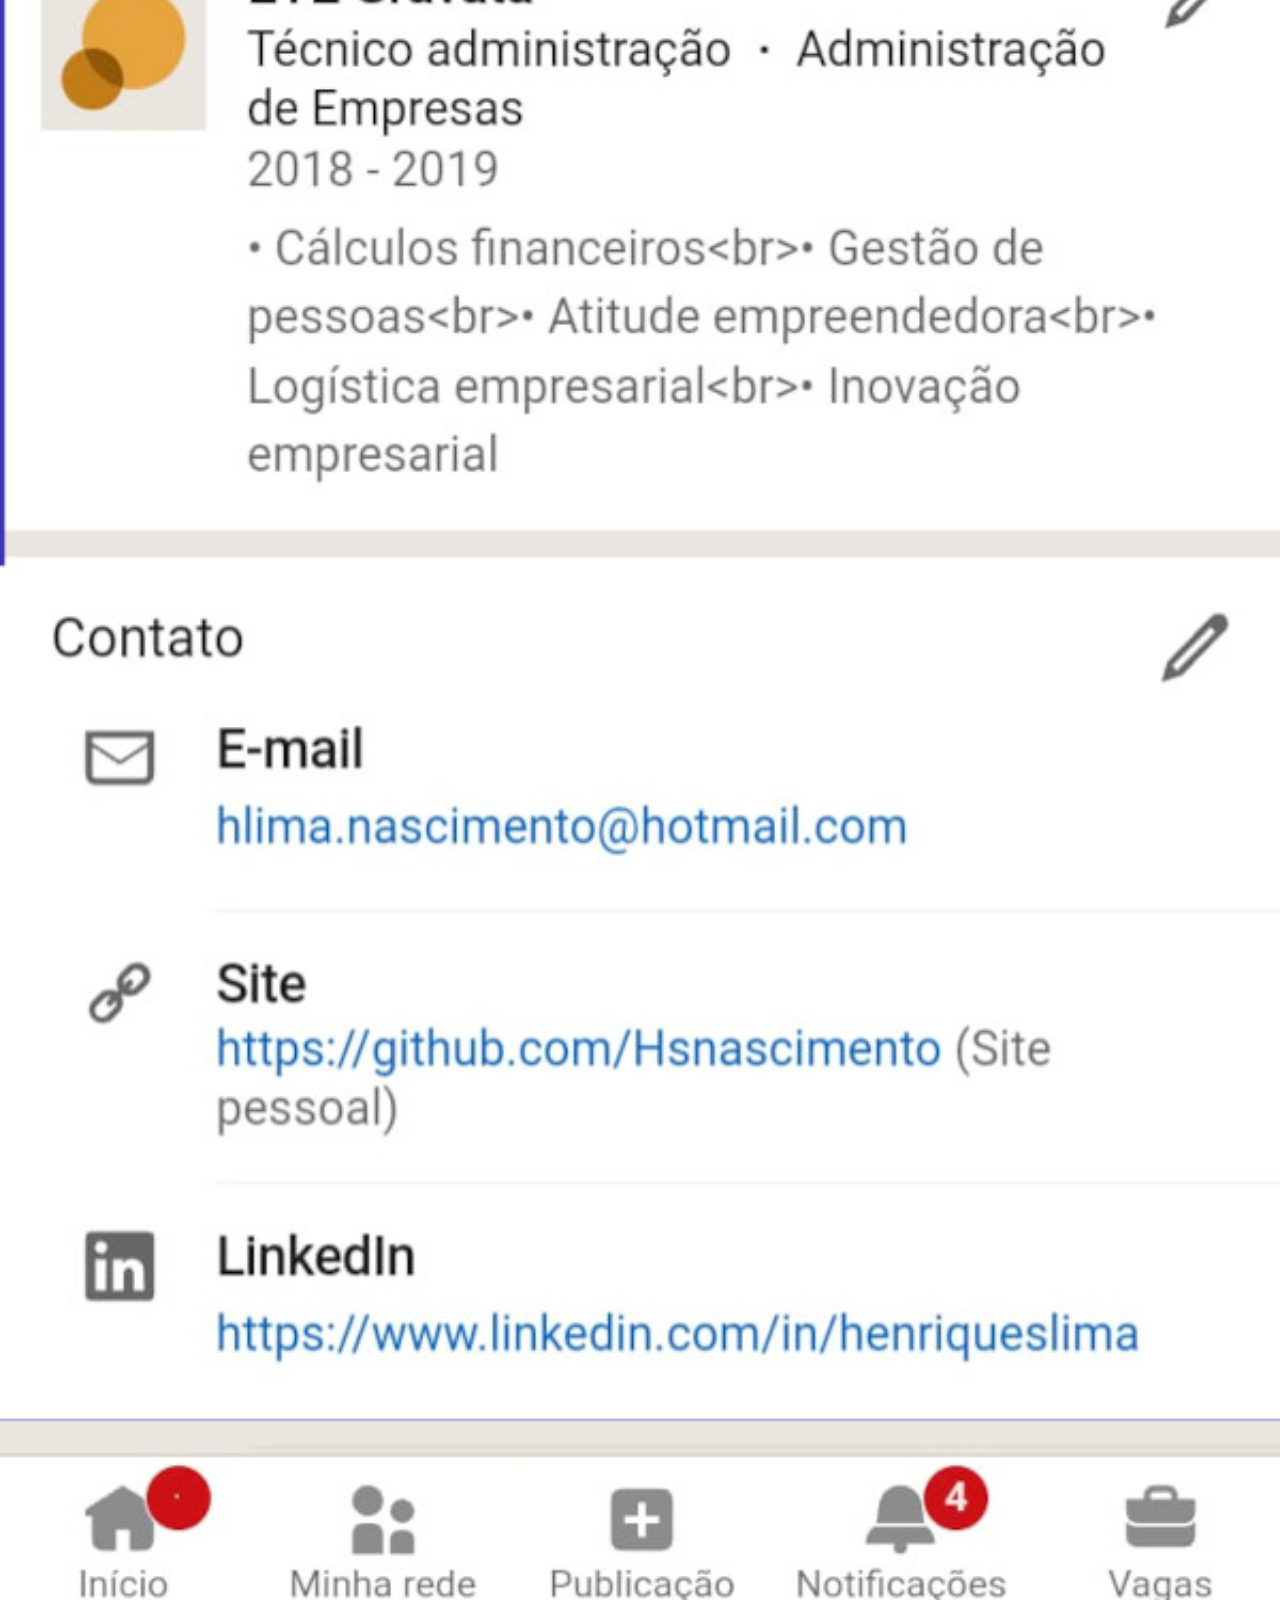
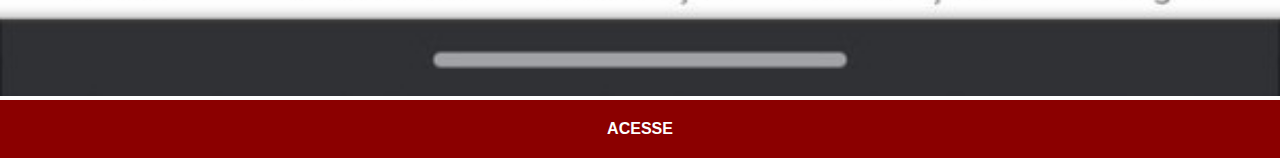
<file: linkedin.html>
<!DOCTYPE html>
<html lang="pt-br">
<head>
    <meta charset="UTF-8">
    <meta name="viewport" content="width=device-width, initial-scale=1.0">
    <title>Linkedin</title>
    <link rel="stylesheet" href="estilos/social.css">
</head>
<body>
    <img src="imagens/tela-linkedin.jpg" alt="Linkedin">
    <a href="https://www.linkedin.com/in/henriqueslima/">ACESSE</a>
    
</body>
</html>
</file>
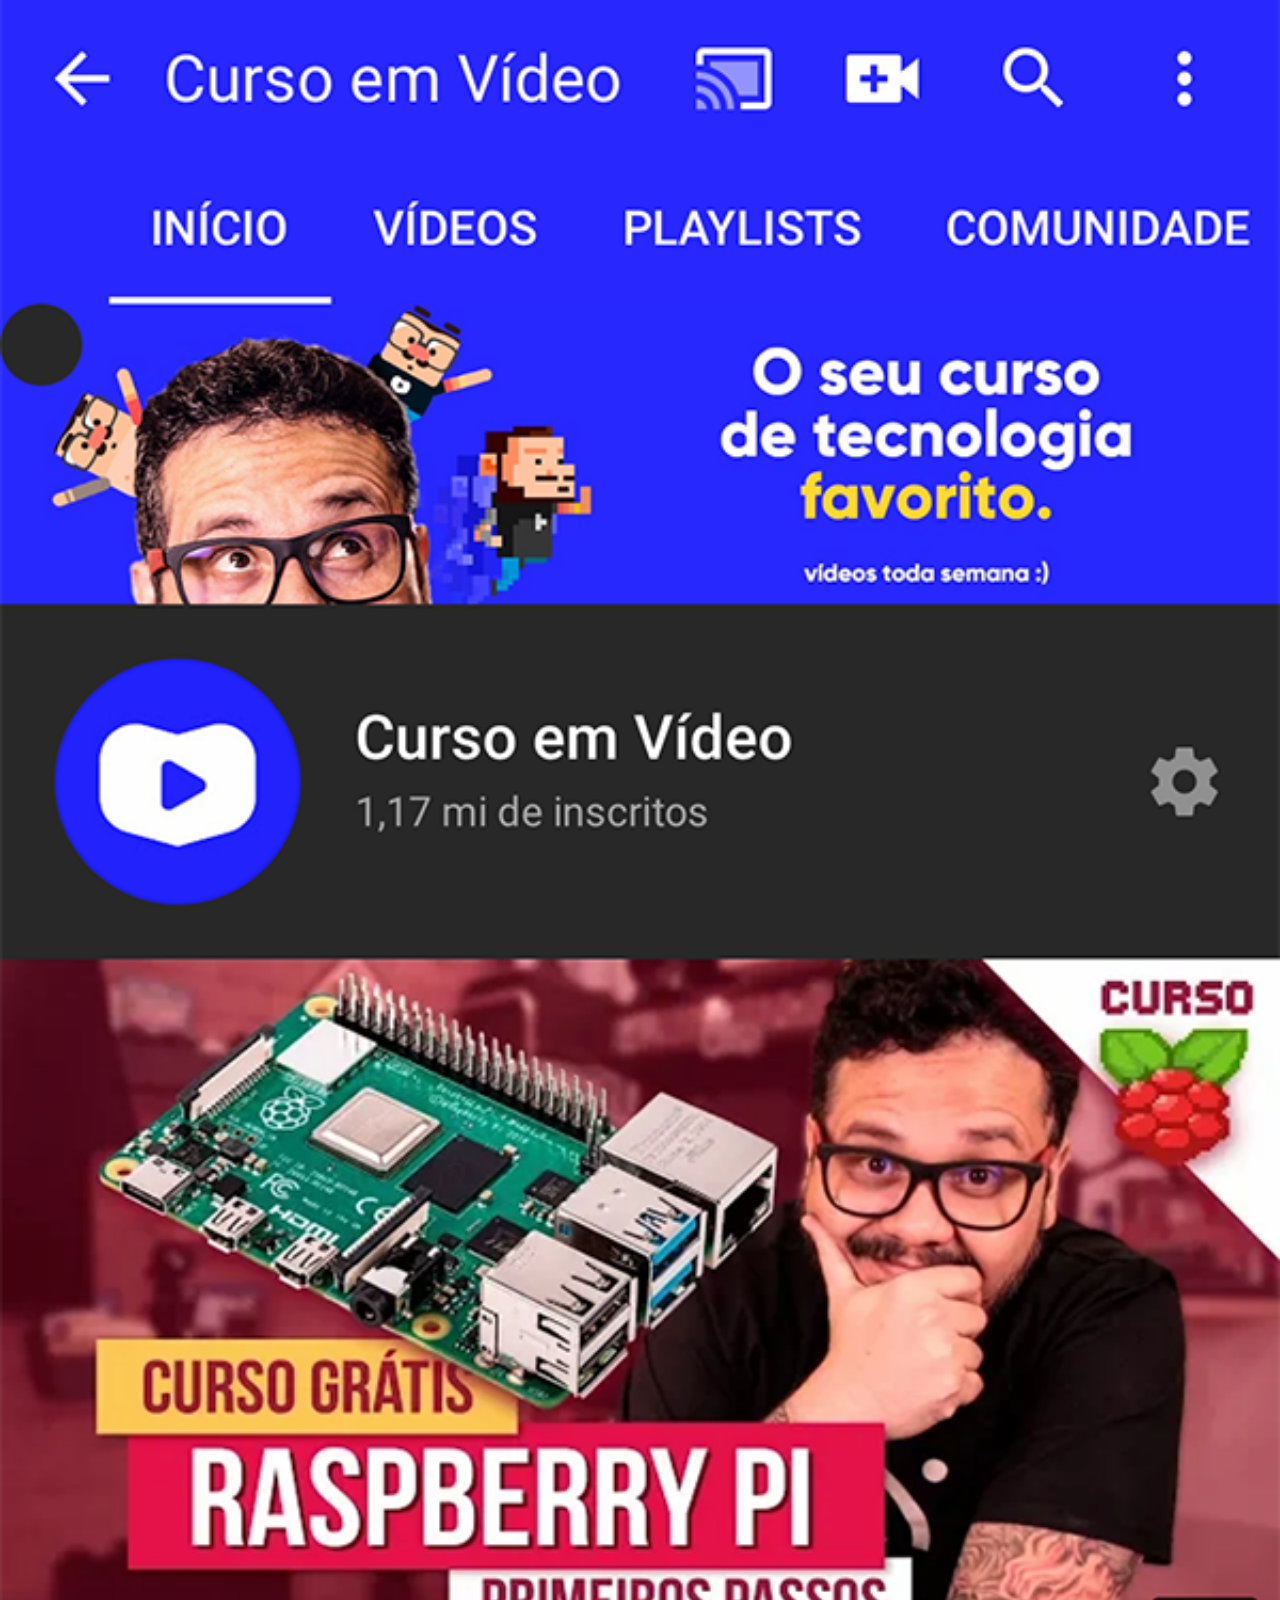
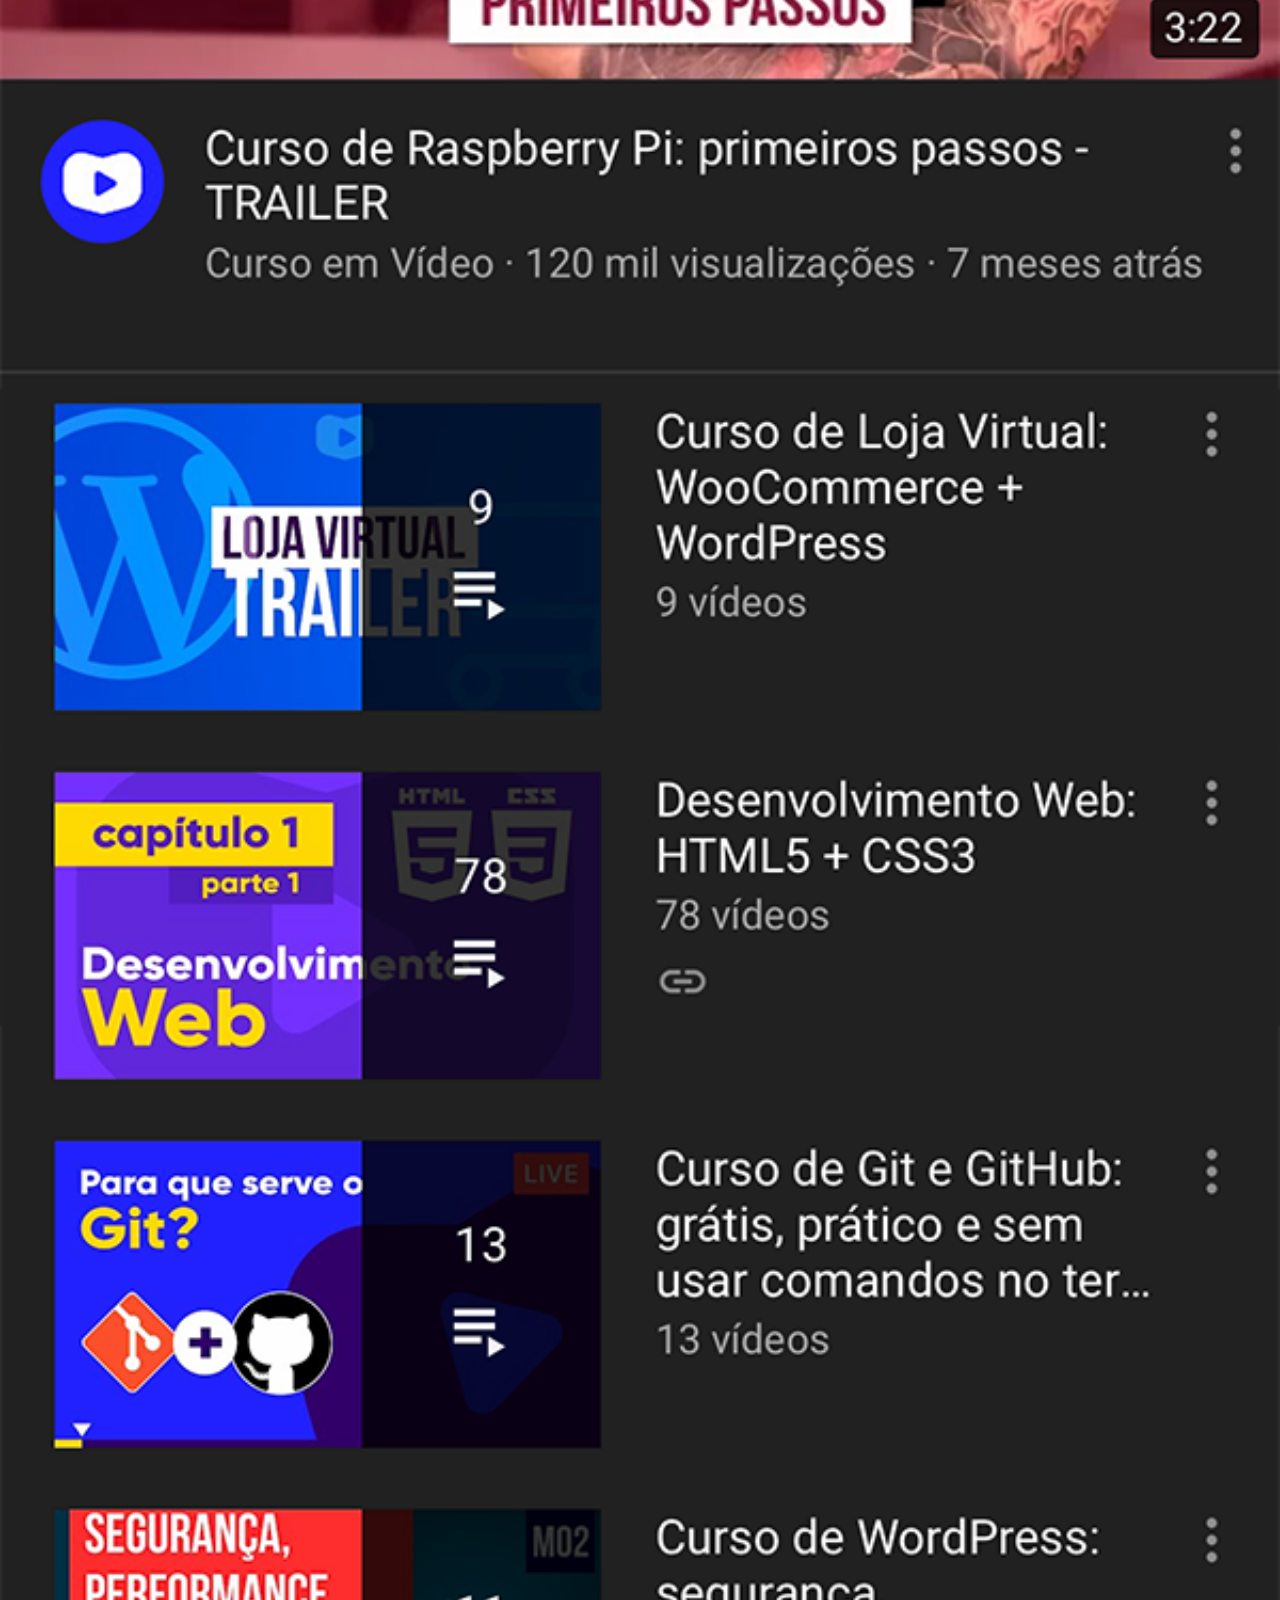
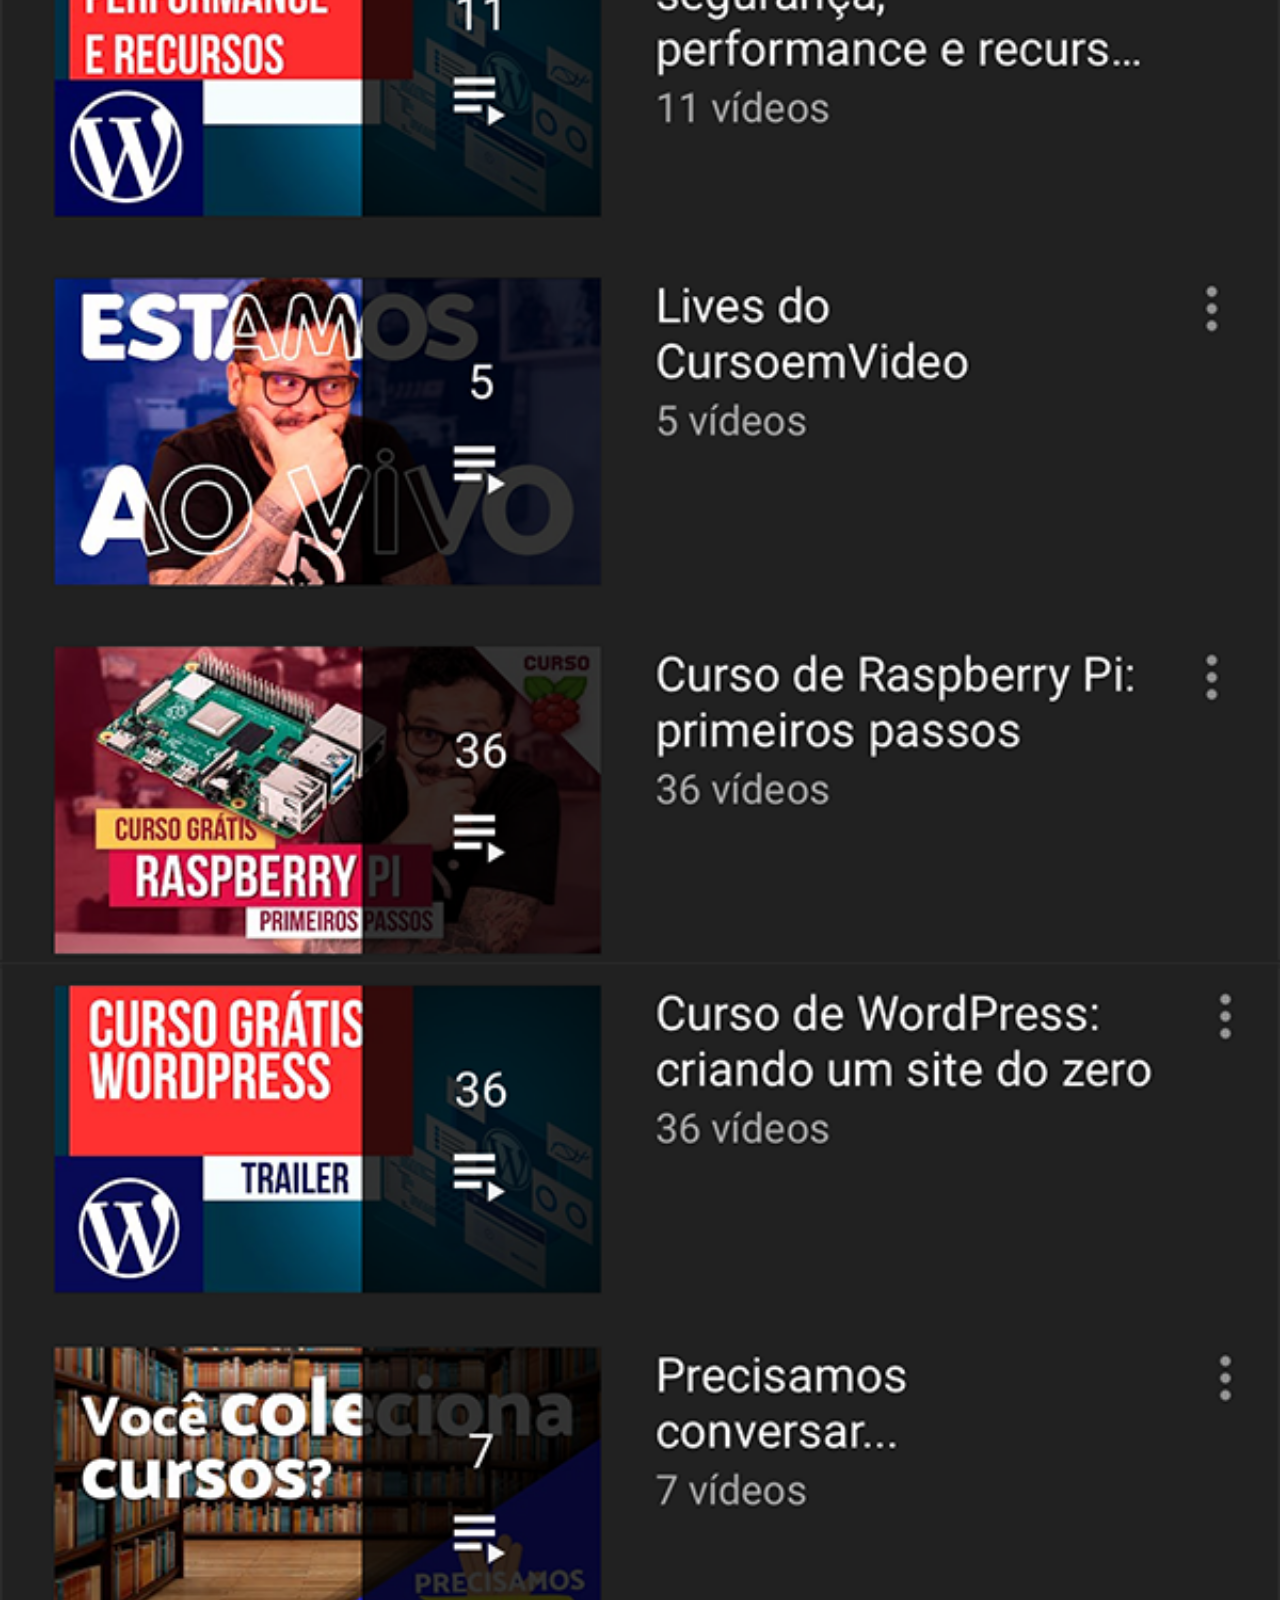
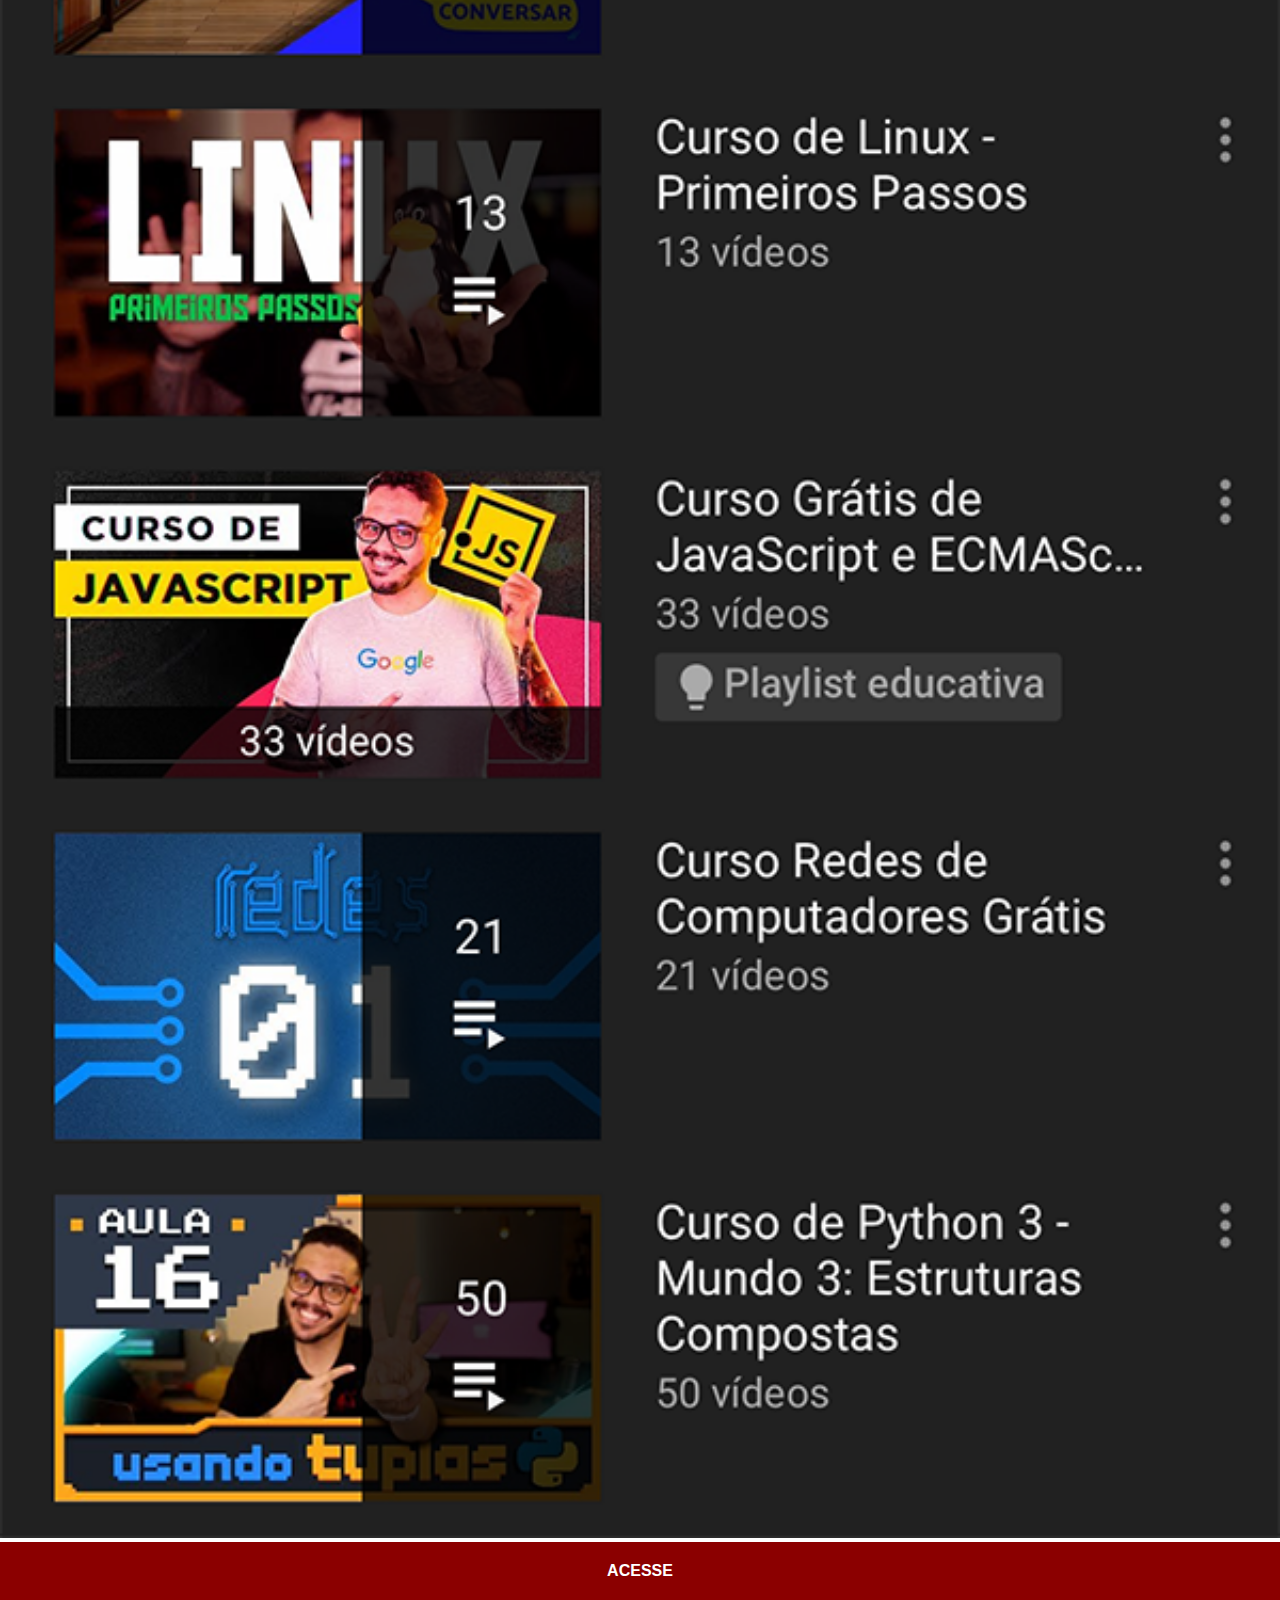
<file: youtube.html>
<!DOCTYPE html>
<html lang="pt-br">
<head>
    <meta charset="UTF-8">
    <meta name="viewport" content="width=device-width, initial-scale=1.0">
    <title>Youtube</title>
    <link rel="stylesheet" href="estilos/social.css">
</head>
<body>
    <img src="imagens/tela-youtube.png" alt="Youtube">
    <a href="https://www.youtube.com/" target="_blank">ACESSE</a>
    
</body>
</html>
</file>
<file: estilos/style.css>
@charset "UTF-8";

*{
    margin: 0px;
    padding: 0px;
    font-family: Arial, Helvetica, sans-serif;
}

html, body{
    height: 100vh;
    width: 100vw;
    background-color:black;
}

body{
    background: url(../imagens/fundo-madeira.jpg) no-repeat top
    center;
    background-size: cover;
    background-attachment: fixed;
}
main{
    height: 100vh;
    position: relative;
    
}

section#telefone{
    position: absolute;
    top: 50%;
    left: 50%;
    transform: translate(-50%, -50%);
    height: 627px;
    width: 311px;
    background: url('../imagens/frame-iphone.png') no-repeat;
}

iframe#tela{
    position: relative;
    top: 80px;
    left: 22px;
    width: 267px;
    height: 471px;
}

section#redes-sociais{
    text-align: right;
}

section#redes-sociais img{
    width: 50px;
    margin: 10px;
    border-radius: 50%;
    box-shadow: 2px 2px 5px rgba(0, 0, 0, 0.514);
    box-sizing: border-box;
}

section#redes-sociais img:hover{
    border: 2px solid rgba(255, 255, 255, 0.671);
}
</file>
<file: estilos/social.css>
@charset 'UTF-8';

*{
    margin: 0px;
    padding: 0px;
    font-family: Arial, Helvetica, sans-serif;
}

::-webkit-scrollbar{
    width: 0px;
    height: 0px;
}

img{
    width: 100vw;
}

a{
    display: block;
    background-color: darkred;
    color: white;
    padding: 20px;
    text-align: center;
    font-weight: bolder;
    text-decoration: none;
}

a:hover{
    background-color: red;
}
</file>
